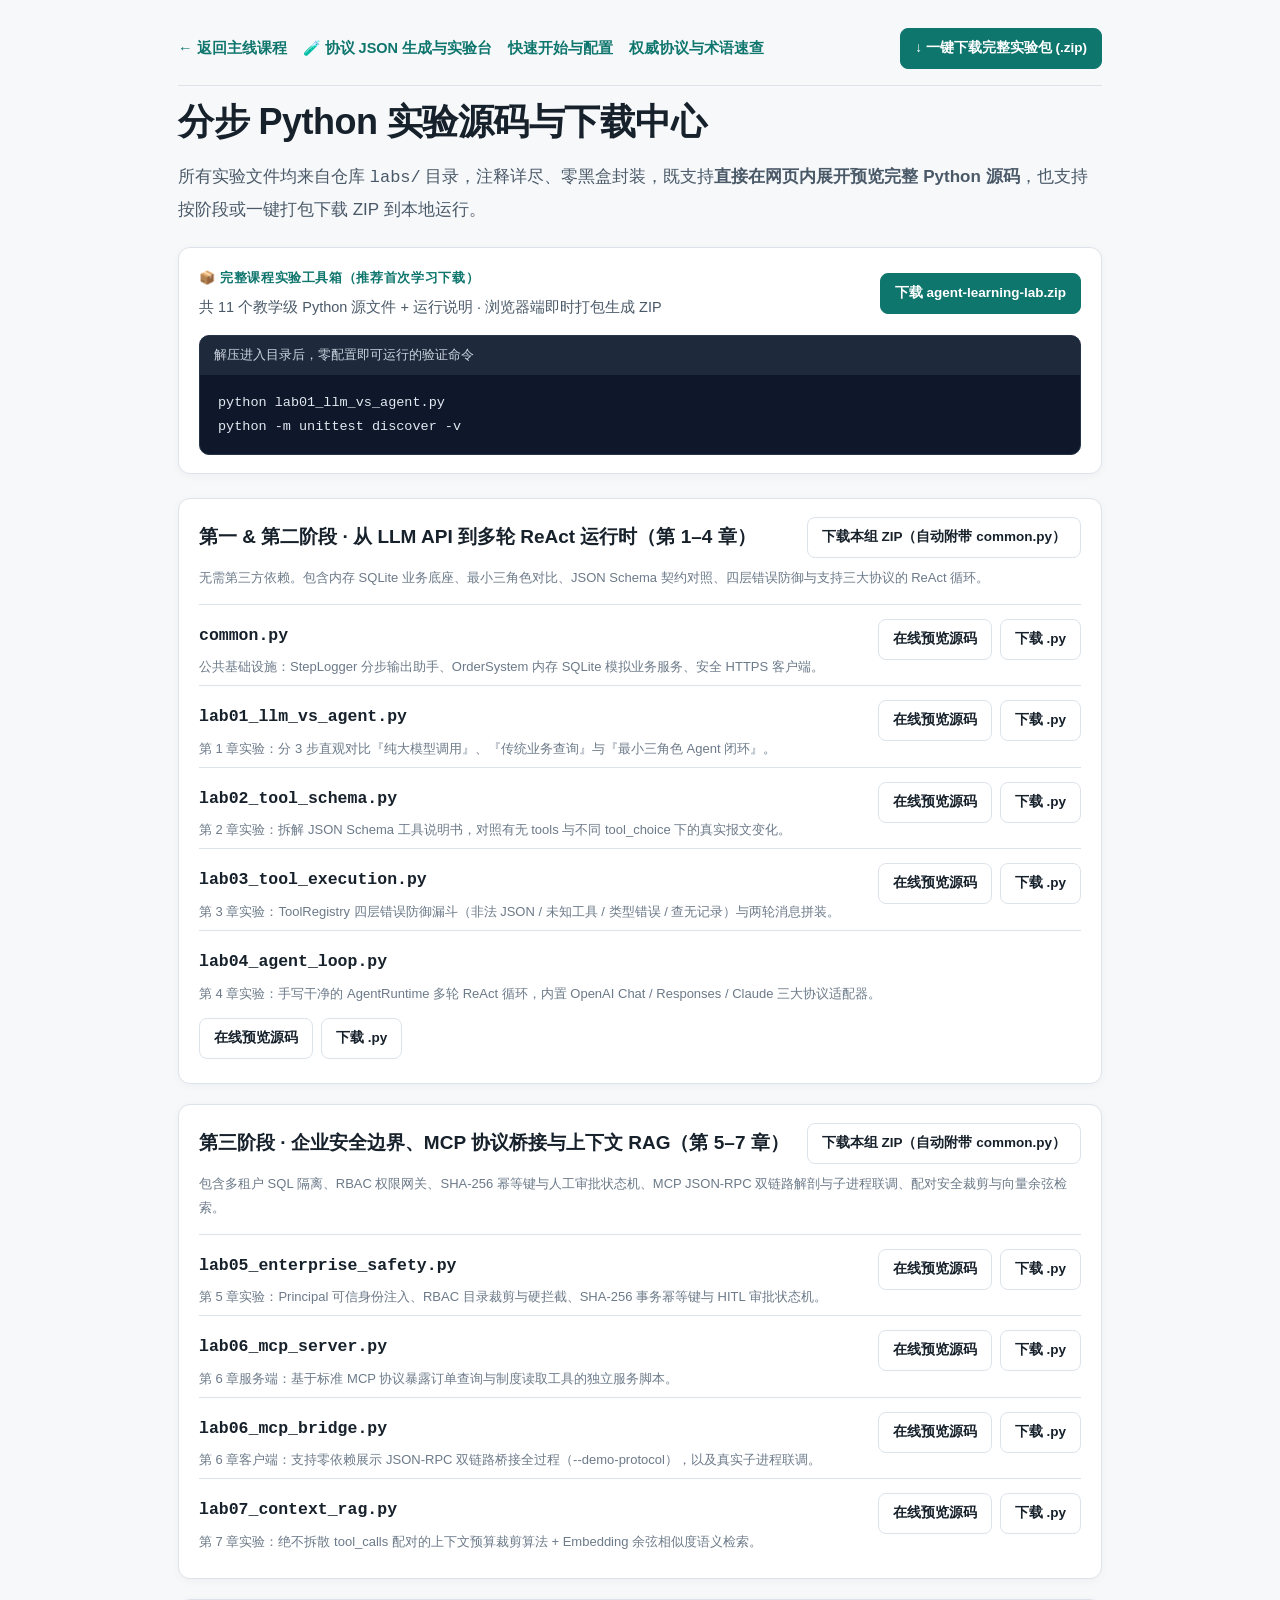
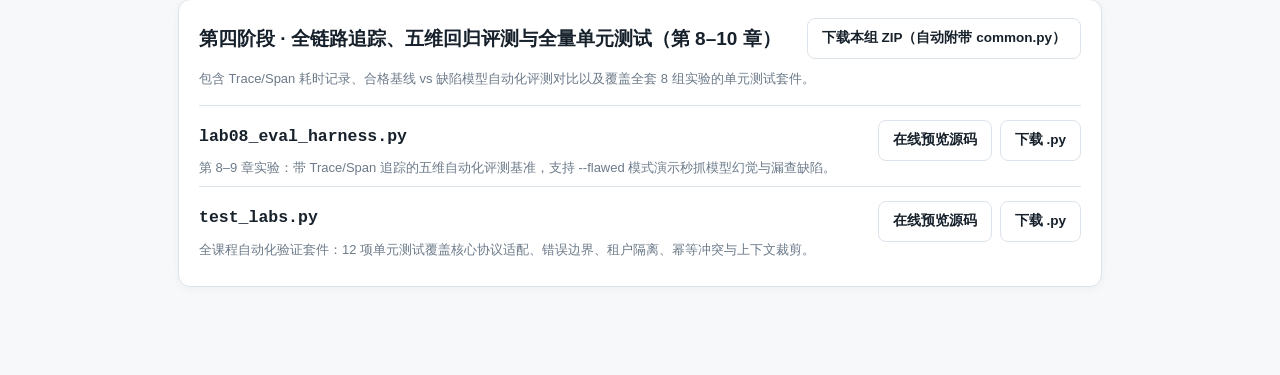
<file: docs/downloads.html>
<!doctype html>
<html lang="zh-CN">
<head>
  <meta charset="utf-8">
  <meta name="viewport" content="width=device-width, initial-scale=1">
  <title>实验源码在线预览与下载中心 · AI Agent 工程实验室</title>
  <link rel="stylesheet" href="styles.css">
</head>
<body>
  <div class="page-shell">
    <header class="top-links">
      <nav>
        <a href="index.html" id="backLink">← 返回主线课程</a>
        <a href="playground.html">🧪 协议 JSON 生成与实验台</a>
        <a href="start.html">快速开始与配置</a>
        <a href="reference.html">权威协议与术语速查</a>
      </nav>
      <button class="btn primary" id="downloadAllBtn">↓ 一键下载完整实验包 (.zip)</button>
    </header>

    <h1>分步 Python 实验源码与下载中心</h1>
    <p class="lead">所有实验文件均来自仓库 <code>labs/</code> 目录，注释详尽、零黑盒封装，既支持<strong>直接在网页内展开预览完整 Python 源码</strong>，也支持按阶段或一键打包下载 ZIP 到本地运行。</p>

    <div class="card" style="margin-bottom:24px">
      <div style="display:flex;justify-content:space-between;align-items:center;gap:14px;flex-wrap:wrap">
        <div>
          <div class="card-title" style="margin-bottom:4px">📦 完整课程实验工具箱（推荐首次学习下载）</div>
          <p style="margin:0;font-size:14.5px;color:var(--ink-secondary)" id="bundleSummary">包含公共基础模块、8 组递进分步实验、自动化单元测试与运行指南。</p>
        </div>
        <button class="btn primary" id="downloadAllBtn2">下载 agent-learning-lab.zip</button>
      </div>
      <div class="codebox" style="margin-bottom:0">
        <div class="codehead"><span>解压进入目录后，零配置即可运行的验证命令</span></div>
        <pre>python lab01_llm_vs_agent.py
python -m unittest discover -v</pre>
      </div>
    </div>

    <div id="groupsContainer"></div>
  </div>

  <script src="textbook-labs.js"></script>
  <script src="downloads.js"></script>
</body>
</html>
</file>
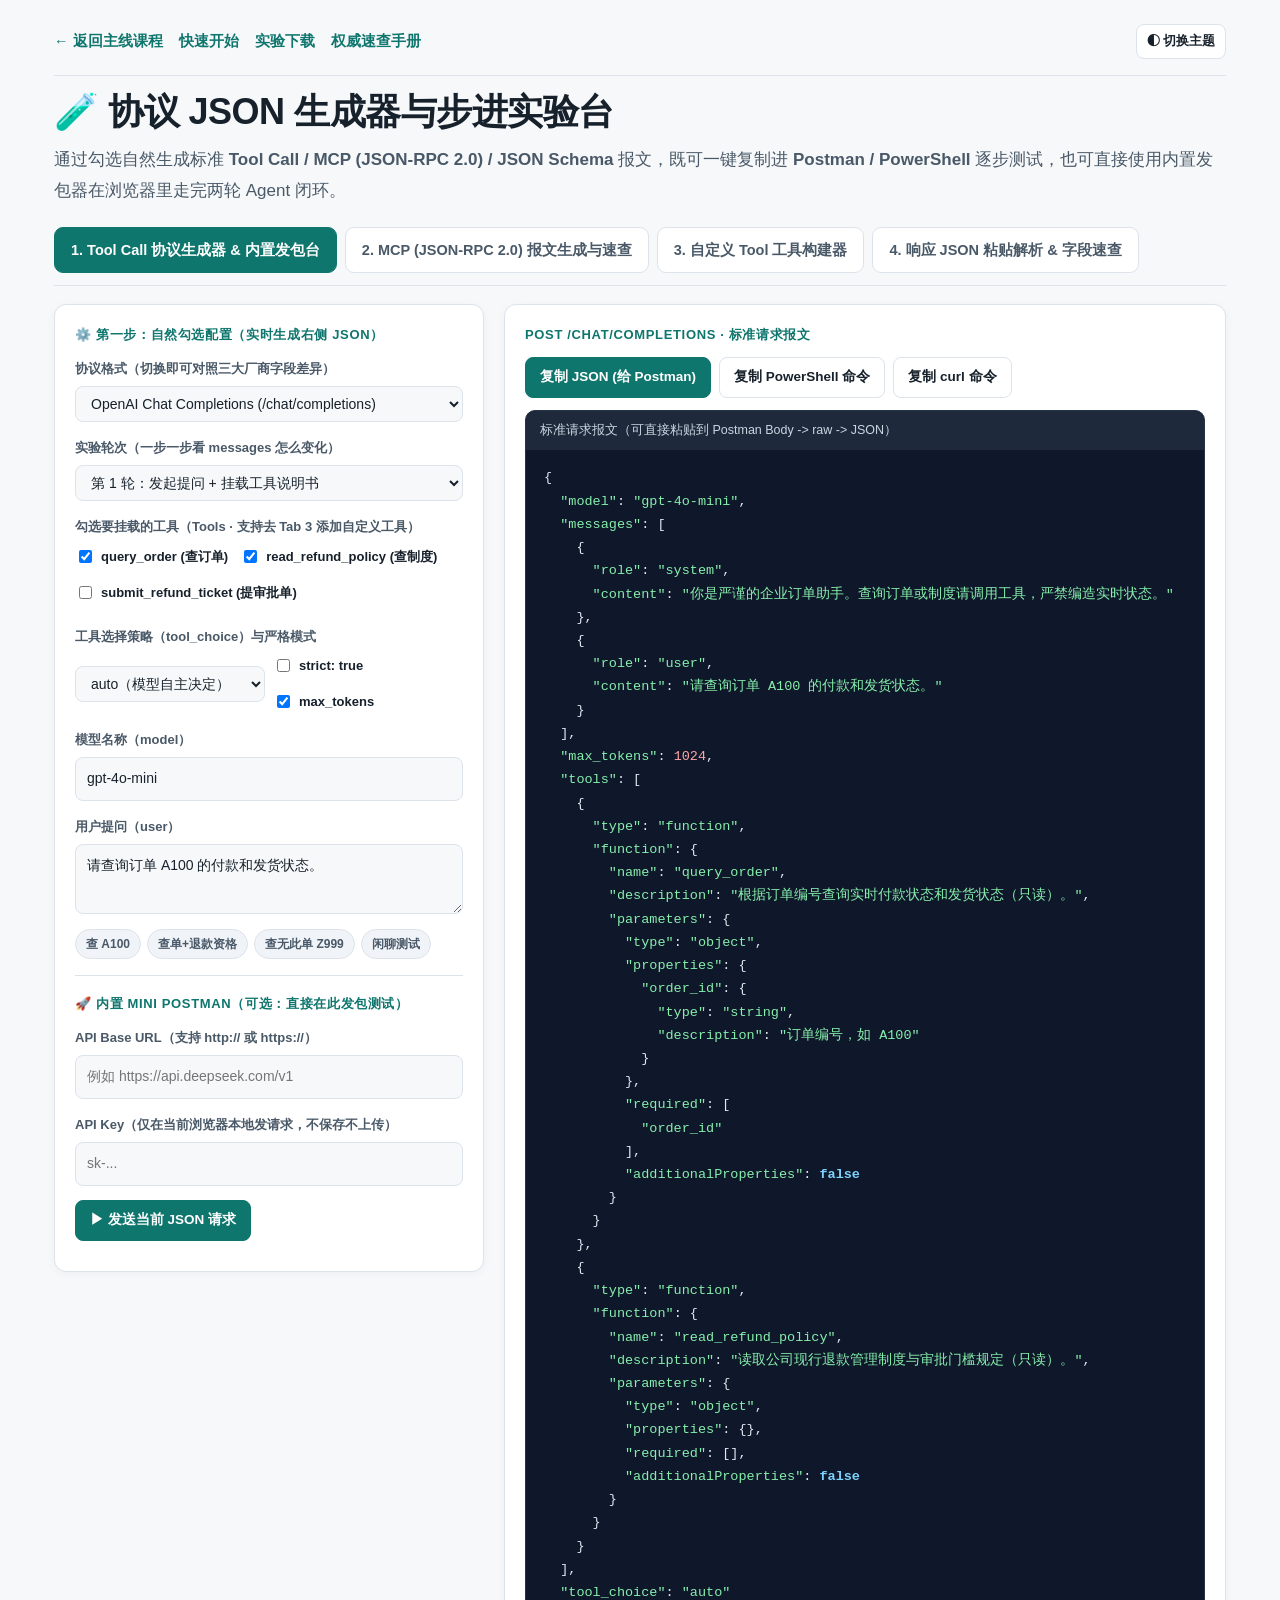
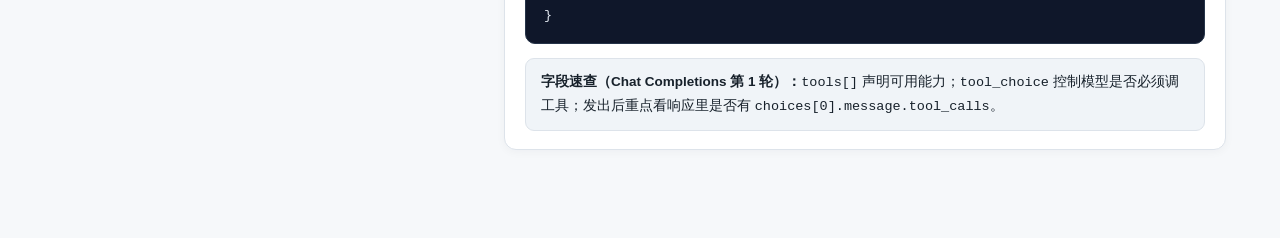
<file: docs/playground.html>
<!doctype html>
<html lang="zh-CN">
<head>
  <meta charset="utf-8">
  <meta name="viewport" content="width=device-width, initial-scale=1">
  <title>协议 JSON 生成器与步进实验台 · AI Agent 工程实验室</title>
  <link rel="stylesheet" href="styles.css">
  <style>
    .pg-shell { max-width: 1220px; margin: 0 auto; padding: 24px 24px 72px; }
    .pg-tabs { display: flex; gap: 8px; flex-wrap: wrap; margin: 20px 0 18px; border-bottom: 1px solid var(--line); padding-bottom: 12px; }
    .pg-tab { border: 1px solid var(--line); background: var(--surface); color: var(--ink-secondary); border-radius: 9px; padding: 9px 16px; font-size: 14.5px; font-weight: 700; }
    .pg-tab.active { background: var(--accent); border-color: var(--accent); color: #fff; }
    html[data-theme="dark"] .pg-tab.active { color: #071917; }
    .pg-grid { display: grid; grid-template-columns: minmax(320px, 430px) minmax(0, 1fr); gap: 20px; align-items: start; }
    .pg-panel { display: none; }
    .pg-panel.active { display: block; }
    .field { margin-bottom: 14px; }
    .field label { display: block; font-size: 13px; font-weight: 700; color: var(--ink-secondary); margin-bottom: 5px; }
    .field input[type="text"], .field input[type="password"], .field select, .field textarea {
      width: 100%; padding: 8px 11px; border-radius: 8px; border: 1px solid var(--line);
      background: var(--bg); color: var(--ink); font-size: 14px;
    }
    .check-row { display: flex; flex-wrap: wrap; gap: 12px; font-size: 13.5px; }
    .check-row label { display: inline-flex; align-items: center; gap: 6px; font-weight: 600; color: var(--ink); cursor: pointer; margin: 0; }
    .preset-pills { display: flex; flex-wrap: wrap; gap: 6px; margin-top: 6px; }
    .pill-btn { border: 1px solid var(--line); background: var(--surface-alt); color: var(--ink-secondary); border-radius: 99px; padding: 3px 10px; font-size: 12px; font-weight: 600; }
    .pill-btn:hover { border-color: var(--accent); color: var(--accent); }
    .action-row { display: flex; flex-wrap: wrap; gap: 8px; margin: 12px 0; }
    .diag-box { margin-top: 12px; padding: 12px 15px; border-radius: 9px; font-size: 13.5px; line-height: 1.65; border: 1px solid var(--line); background: var(--surface-alt); }
    .diag-ok { background: var(--accent-soft); border-color: var(--accent-border); }
    .diag-warn { background: var(--amber-bg); border-color: var(--amber-border); }
    .param-row { display: grid; grid-template-columns: 1fr 105px 1.2fr 60px 34px; gap: 6px; align-items: center; margin-bottom: 8px; }
    .param-row input, .param-row select { padding: 6px 8px; border-radius: 6px; border: 1px solid var(--line); background: var(--bg); color: var(--ink); font-size: 13px; }
    @media (max-width: 920px) {
      .pg-grid { grid-template-columns: 1fr; }
      .param-row { grid-template-columns: 1fr 1fr; }
    }
  </style>
</head>
<body>
  <div class="pg-shell">
    <header class="top-links">
      <nav>
        <a href="index.html">← 返回主线课程</a>
        <a href="start.html">快速开始</a>
        <a href="downloads.html">实验下载</a>
        <a href="reference.html">权威速查手册</a>
      </nav>
      <button class="btn" id="themeBtn" style="padding:5px 10px;font-size:12.5px">◐ 切换主题</button>
    </header>

    <h1 style="margin-bottom:8px">🧪 协议 JSON 生成器与步进实验台</h1>
    <p class="lead" style="margin-bottom:14px">通过勾选自然生成标准 <strong>Tool Call / MCP (JSON-RPC 2.0) / JSON Schema</strong> 报文，既可一键复制进 <strong>Postman / PowerShell</strong> 逐步测试，也可直接使用内置发包器在浏览器里走完两轮 Agent 闭环。</p>

    <div class="pg-tabs" role="tablist">
      <button class="pg-tab active" data-tab="toolcall">1. Tool Call 协议生成器 &amp; 内置发包台</button>
      <button class="pg-tab" data-tab="mcp">2. MCP (JSON-RPC 2.0) 报文生成与速查</button>
      <button class="pg-tab" data-tab="schema">3. 自定义 Tool 工具构建器</button>
      <button class="pg-tab" data-tab="inspector">4. 响应 JSON 粘贴解析 &amp; 字段速查</button>
    </div>

    <!-- ==================== TAB 1: TOOL CALL ==================== -->
    <section class="pg-panel active" id="panel-toolcall">
      <div class="pg-grid">
        <div class="card">
          <div class="card-title">⚙️ 第一步：自然勾选配置（实时生成右侧 JSON）</div>

          <div class="field">
            <label>协议格式（切换即可对照三大厂商字段差异）</label>
            <select id="tcFormat">
              <option value="chat">OpenAI Chat Completions (/chat/completions)</option>
              <option value="responses">OpenAI Responses API (/responses)</option>
              <option value="messages">Anthropic Claude Messages (/messages)</option>
            </select>
          </div>

          <div class="field">
            <label>实验轮次（一步一步看 messages 怎么变化）</label>
            <select id="tcRound">
              <option value="round1">第 1 轮：发起提问 + 挂载工具说明书</option>
              <option value="round2">第 2 轮：带上 tool_call_id 回传查库结果</option>
            </select>
          </div>

          <div class="field">
            <label>勾选要挂载的工具（Tools · 支持去 Tab 3 添加自定义工具）</label>
            <div class="check-row" id="tcToolList">
              <label><input type="checkbox" id="toolOrder" checked> query_order (查订单)</label>
              <label><input type="checkbox" id="toolPolicy" checked> read_refund_policy (查制度)</label>
              <label><input type="checkbox" id="toolRefund"> submit_refund_ticket (提审批单)</label>
            </div>
            <div id="customToolsWrap" class="check-row" style="margin-top:6px"></div>
          </div>

          <div class="field">
            <label>工具选择策略（tool_choice）与严格模式</label>
            <div style="display:grid;grid-template-columns:1fr 1fr;gap:8px;align-items:center">
              <select id="tcChoice">
                <option value="auto">auto（模型自主决定）</option>
                <option value="required">required（强制调工具）</option>
                <option value="none">none（禁止调工具）</option>
              </select>
              <div class="check-row">
                <label><input type="checkbox" id="tcStrict"> strict: true</label>
                <label><input type="checkbox" id="tcLegacy" checked> max_tokens</label>
              </div>
            </div>
          </div>

          <div class="field">
            <label>模型名称（model）</label>
            <input type="text" id="tcModel" value="gpt-4o-mini">
          </div>

          <div class="field">
            <label>用户提问（user）</label>
            <textarea id="tcQuestion" rows="2">请查询订单 A100 的付款和发货状态。</textarea>
            <div class="preset-pills">
              <button class="pill-btn" data-q="请查询订单 A100 的付款和发货状态。">查 A100</button>
              <button class="pill-btn" data-q="订单 A100 现在能不能申请退款？">查单+退款资格</button>
              <button class="pill-btn" data-q="查一下不存在的订单 Z999。">查无此单 Z999</button>
              <button class="pill-btn" data-q="用一句话解释什么是 JSON？">闲聊测试</button>
            </div>
          </div>

          <div id="round2Box" style="display:none;padding:12px;border-radius:8px;background:var(--surface-alt);border:1px solid var(--line);margin-bottom:14px">
            <div class="card-title" style="margin-bottom:8px">🔁 第 2 轮工具回传参数</div>
            <div style="display:grid;grid-template-columns:1fr 1fr;gap:8px">
              <div class="field" style="margin-bottom:8px">
                <label>调用的工具名（name）</label>
                <input type="text" id="tcCallName" value="query_order">
              </div>
              <div class="field" style="margin-bottom:8px">
                <label>调用编号（call_id）</label>
                <input type="text" id="tcCallId" value="call_a100_01">
              </div>
            </div>
            <div class="field" style="margin-bottom:8px">
              <label>第 1 轮模型传的参数（arguments JSON）</label>
              <input type="text" id="tcCallArgs" value='{"order_id":"A100"}'>
            </div>
            <div class="field" style="margin-bottom:0">
              <label>本地查库返回的 JSON 结果（可随便改内容测试模型反应！）</label>
              <textarea id="tcToolResult" rows="2">{"found": true, "order_id": "A100", "amount_yuan": 299, "payment_status": "paid", "shipping_status": "pending"}</textarea>
            </div>
          </div>

          <hr style="border:0;border-top:1px solid var(--line);margin:16px 0">
          <div class="card-title">🚀 内置 Mini Postman（可选：直接在此发包测试）</div>
          <div class="field">
            <label>API Base URL（支持 http:// 或 https://）</label>
            <input type="text" id="liveBase" placeholder="例如 https://api.deepseek.com/v1">
          </div>
          <div class="field">
            <label>API Key（仅在当前浏览器本地发请求，不保存不上传）</label>
            <input type="password" id="liveKey" placeholder="sk-...">
          </div>
          <div class="action-row">
            <button class="btn primary" id="sendLiveBtn">▶ 发送当前 JSON 请求</button>
            <button class="btn" id="simNextRoundBtn" style="display:none">⚡ 模拟本地查库 → 生成第 2 轮</button>
          </div>
        </div>

        <div>
          <div class="card" style="margin-bottom:16px">
            <div style="display:flex;justify-content:space-between;align-items:center;gap:10px;flex-wrap:wrap">
              <div class="card-title" style="margin:0" id="tcEndpointBadge">POST /chat/completions · 请求体 JSON</div>
              <div class="action-row" style="margin:0">
                <button class="btn primary" id="copyTcJson">复制 JSON (给 Postman)</button>
                <button class="btn" id="copyTcPs">复制 PowerShell 命令</button>
                <button class="btn" id="copyTcCurl">复制 curl 命令</button>
              </div>
            </div>
            <div class="codebox" style="margin-top:12px">
              <div class="codehead"><span id="tcJsonTitle">标准请求报文（可直接粘贴到 Postman Body -> raw -> JSON）</span></div>
              <pre id="tcJsonPreview"></pre>
            </div>
            <div class="diag-box" id="tcFieldNotes"></div>
          </div>

          <div class="card" id="liveRespCard" style="display:none">
            <div class="card-title">📬 实时响应结果与自动诊断</div>
            <div class="diag-box" id="liveDiag"></div>
            <div class="codebox" style="margin-top:10px">
              <div class="codehead"><span>服务端原始返回 JSON</span><button id="copyRespBtn">复制响应</button></div>
              <pre id="liveRespPre" style="max-height:380px"></pre>
            </div>
          </div>
        </div>
      </div>
    </section>

    <!-- ==================== TAB 2: MCP JSON-RPC 2.0 ==================== -->
    <section class="pg-panel" id="panel-mcp">
      <div class="pg-grid">
        <div class="card">
          <div class="card-title">🔌 选择 MCP 交互步骤与原语</div>
          <div class="field">
            <label>选择要查看 / 生成的 MCP 方法</label>
            <select id="mcpMethod">
              <option value="initialize">0. initialize（握手协商能力）+ initialized 通知</option>
              <option value="tools/list">1A. Tools 原语 · tools/list（发现可用工具）</option>
              <option value="tools/call">1B. Tools 原语 · tools/call（执行查订单）</option>
              <option value="resources/list">2A. Resources 原语 · resources/list（列出只读资源）</option>
              <option value="resources/read">2B. Resources 原语 · resources/read（按 URI 读制度）</option>
              <option value="prompts/list">3A. Prompts 原语 · prompts/list（列出快捷模板）</option>
              <option value="prompts/get">3B. Prompts 原语 · prompts/get（渲染专家提示词）</option>
              <option value="error">4. JSON-RPC 标准错误响应（Method not found）</option>
            </select>
          </div>

          <div class="field">
            <label>请求关联编号（JSON-RPC id，必须非空）</label>
            <input type="text" id="mcpId" value="1">
          </div>

          <div id="mcpDynamicInputs"></div>

          <div class="diag-box diag-ok" id="mcpExplain" style="margin-top:14px"></div>
        </div>

        <div>
          <div class="card" style="margin-bottom:16px">
            <div style="display:flex;justify-content:space-between;align-items:center;gap:10px;flex-wrap:wrap">
              <div class="card-title" style="margin:0">📤 客户端发送的 JSON-RPC 2.0 请求包（可贴入 Postman 测试远程 MCP）</div>
              <button class="btn primary" id="copyMcpReq">复制 Request JSON</button>
            </div>
            <div class="codebox" style="margin-top:10px">
              <pre id="mcpReqPre"></pre>
            </div>
          </div>

          <div class="card" style="margin-bottom:16px">
            <div style="display:flex;justify-content:space-between;align-items:center;gap:10px;flex-wrap:wrap">
              <div class="card-title" style="margin:0">📥 MCP Server 返回的对应响应包（相同 id 对号入座）</div>
              <button class="btn" id="copyMcpResp">复制 Response JSON</button>
            </div>
            <div class="codebox" style="margin-top:10px">
              <pre id="mcpRespPre"></pre>
            </div>
          </div>

          <div class="card">
            <div class="card-title">🐍 对应的 Python FastMCP 服务端实现代码</div>
            <div class="codebox" style="margin-top:10px">
              <pre id="mcpPyPre"></pre>
            </div>
          </div>
        </div>
      </div>
    </section>

    <!-- ==================== TAB 3: SCHEMA BUILDER ==================== -->
    <section class="pg-panel" id="panel-schema">
      <div class="pg-grid">
        <div class="card">
          <div class="card-title">📐 可视化定义你的业务工具</div>
          <div class="field">
            <label>工具名称（英文下划线，如 query_invoice）</label>
            <input type="text" id="sbName" value="query_order">
          </div>
          <div class="field">
            <label>工具用途描述（description —— 模型选工具的核心依据！）</label>
            <textarea id="sbDesc" rows="2">根据订单编号查询实时付款和发货状态（只读）。缺少订单号时请先询问用户。</textarea>
          </div>
          <div class="field">
            <label>输出目标格式（一键切换不同规范）</label>
            <select id="sbTarget">
              <option value="openai_chat">OpenAI Chat Completions (tools[])</option>
              <option value="openai_resp">OpenAI Responses API (平铺格式)</option>
              <option value="claude">Anthropic Claude (input_schema)</option>
              <option value="mcp">MCP Tool Definition (inputSchema)</option>
            </select>
          </div>
          <div class="field">
            <div class="check-row">
              <label><input type="checkbox" id="sbStrict" checked> 开启 strict / additionalProperties: false</label>
            </div>
          </div>
          <div class="field">
            <label>参数列表（名称 / 类型 / 中文说明 / 必填）</label>
            <div id="sbParamsList"></div>
            <button class="btn" id="sbAddParam" style="margin-top:6px">+ 添加一个参数字段</button>
          </div>
        </div>

        <div class="card">
          <div style="display:flex;justify-content:space-between;align-items:center;gap:10px;flex-wrap:wrap">
            <div class="card-title" style="margin:0">✨ 实时生成的标准工具定义 JSON</div>
            <div class="action-row" style="margin:0">
              <button class="btn primary" id="addCustomToLab">➕ 加入 Tab 1 实验台使用</button>
              <button class="btn" id="copySbJson">复制工具定义 JSON</button>
            </div>
          </div>
          <div class="codebox" style="margin-top:12px">
            <pre id="sbOutPre"></pre>
          </div>
          <div class="diag-box diag-ok" style="margin-top:12px">
            <strong>💡 避坑速查：</strong>编号、手机号、邮编等不做加减乘除的字段一律选 <code>string</code>（防止前导零丢失）；取值固定时用 <code>enum</code> 枚举锁死；切勿把 <code>tenant_id</code> / <code>user_id</code> 放进这里，应由后端从登录态注入！
          </div>
        </div>
      </div>
    </section>

    <!-- ==================== TAB 4: RESPONSE INSPECTOR & CHEATSHEET ==================== -->
    <section class="pg-panel" id="panel-inspector">
      <div class="pg-grid">
        <div class="card">
          <div class="card-title">📋 粘贴你的 API 返回 JSON（来自 Postman / PowerShell）</div>
          <div class="field">
            <label>把大模型接口返回的整段 JSON 粘贴到这里，右侧自动为你逐字段翻译诊断：</label>
            <textarea id="respInput" rows="16" placeholder='{"id":"...", "choices":[...], "usage":{...}}'></textarea>
          </div>
          <div class="action-row">
            <button class="btn primary" id="parseRespBtn">🔍 立即解析并翻译字段</button>
            <button class="btn" id="loadSampleRespBtn">载入示例响应（含思考 Token 与缓存字段）</button>
          </div>
        </div>

        <div>
          <div class="card" style="margin-bottom:16px">
            <div class="card-title">🧠 自动诊断摘要</div>
            <div id="respSummary" class="diag-box">在左侧粘贴任意返回 JSON 并点击解析，即可看到思考过程、Token 拆解、缓存命中率与停止原因诊断。</div>
          </div>

          <div class="card">
            <div class="card-title">📖 大模型响应体高频字段权威速查表</div>
            <div class="table-wrap" style="margin:10px 0 0">
              <table>
                <thead><tr><th>字段路径</th><th>大白话含义与工程注意点</th></tr></thead>
                <tbody>
                  <tr><td><code>choices[0].finish_reason</code></td><td><strong>停止原因（极其重要！）</strong>：<code>stop</code> 正常答完；<code>tool_calls</code> 停下来等你执行工具；<code>length</code> 撞到最大输出长度被截断（此时绝不能执行半截工具参数！）；<code>content_filter</code> 触发安全审核拦截。</td></tr>
                  <tr><td><code>message.content</code></td><td>最终展示给用户的自然语言文本；在模型发起 <code>tool_calls</code> 的那一轮通常为 <code>null</code> 或空字符串。</td></tr>
                  <tr><td><code>message.reasoning_content</code></td><td>推理模型（如 DeepSeek R1 / Qwen / 混元）的<strong>内部思考过程</strong>。⚠️ 多轮回传历史时通常只需保留 <code>content</code> 和 <code>tool_calls</code>，不要盲目把 <code>reasoning_content</code> 拼回下轮。</td></tr>
                  <tr><td><code>message.tool_calls[]</code></td><td>模型提议调用的工具清单（含唯一 <code>id</code>、<code>function.name</code> 和 JSON 字符串 <code>function.arguments</code>）。为空说明未触发原生工具调用。</td></tr>
                  <tr><td><code>usage.prompt_tokens</code><br><code>usage.completion_tokens</code></td><td>本次请求的真实输入 Token（含历史+工具定义）与输出 Token（注意：输出计费包含思考 Token！）。</td></tr>
                  <tr><td><code>reasoning_tokens</code> /<br><code>completion_thinking_tokens</code></td><td>推理模型『打草稿思考』单独消耗的 Token 数。若发现响应慢、费用高，重点看这一项占比！</td></tr>
                  <tr><td><code>cached_tokens</code> /<br><code>prompt_cache_hit_tokens</code> /<br><code>cache_read_input_tokens</code></td><td><strong>Prompt Caching（提示词缓存命中）</strong>：多轮 Agent 重复发送相同的 System 指令和工具 Schema 时，命中缓存的部分可省 50%–90% 输入费用并大幅提速！</td></tr>
                  <tr><td><code>credit</code> / <code>original_credit</code> / <code>quota</code></td><td>非 OpenAI 官方标准字段，属于中转站 / 聚合网关自己追加的余额与单次扣费明细。</td></tr>
                </tbody>
              </table>
            </div>
          </div>
        </div>
      </div>
    </section>
  </div>

  <script src="playground.js"></script>
</body>
</html>
</file>
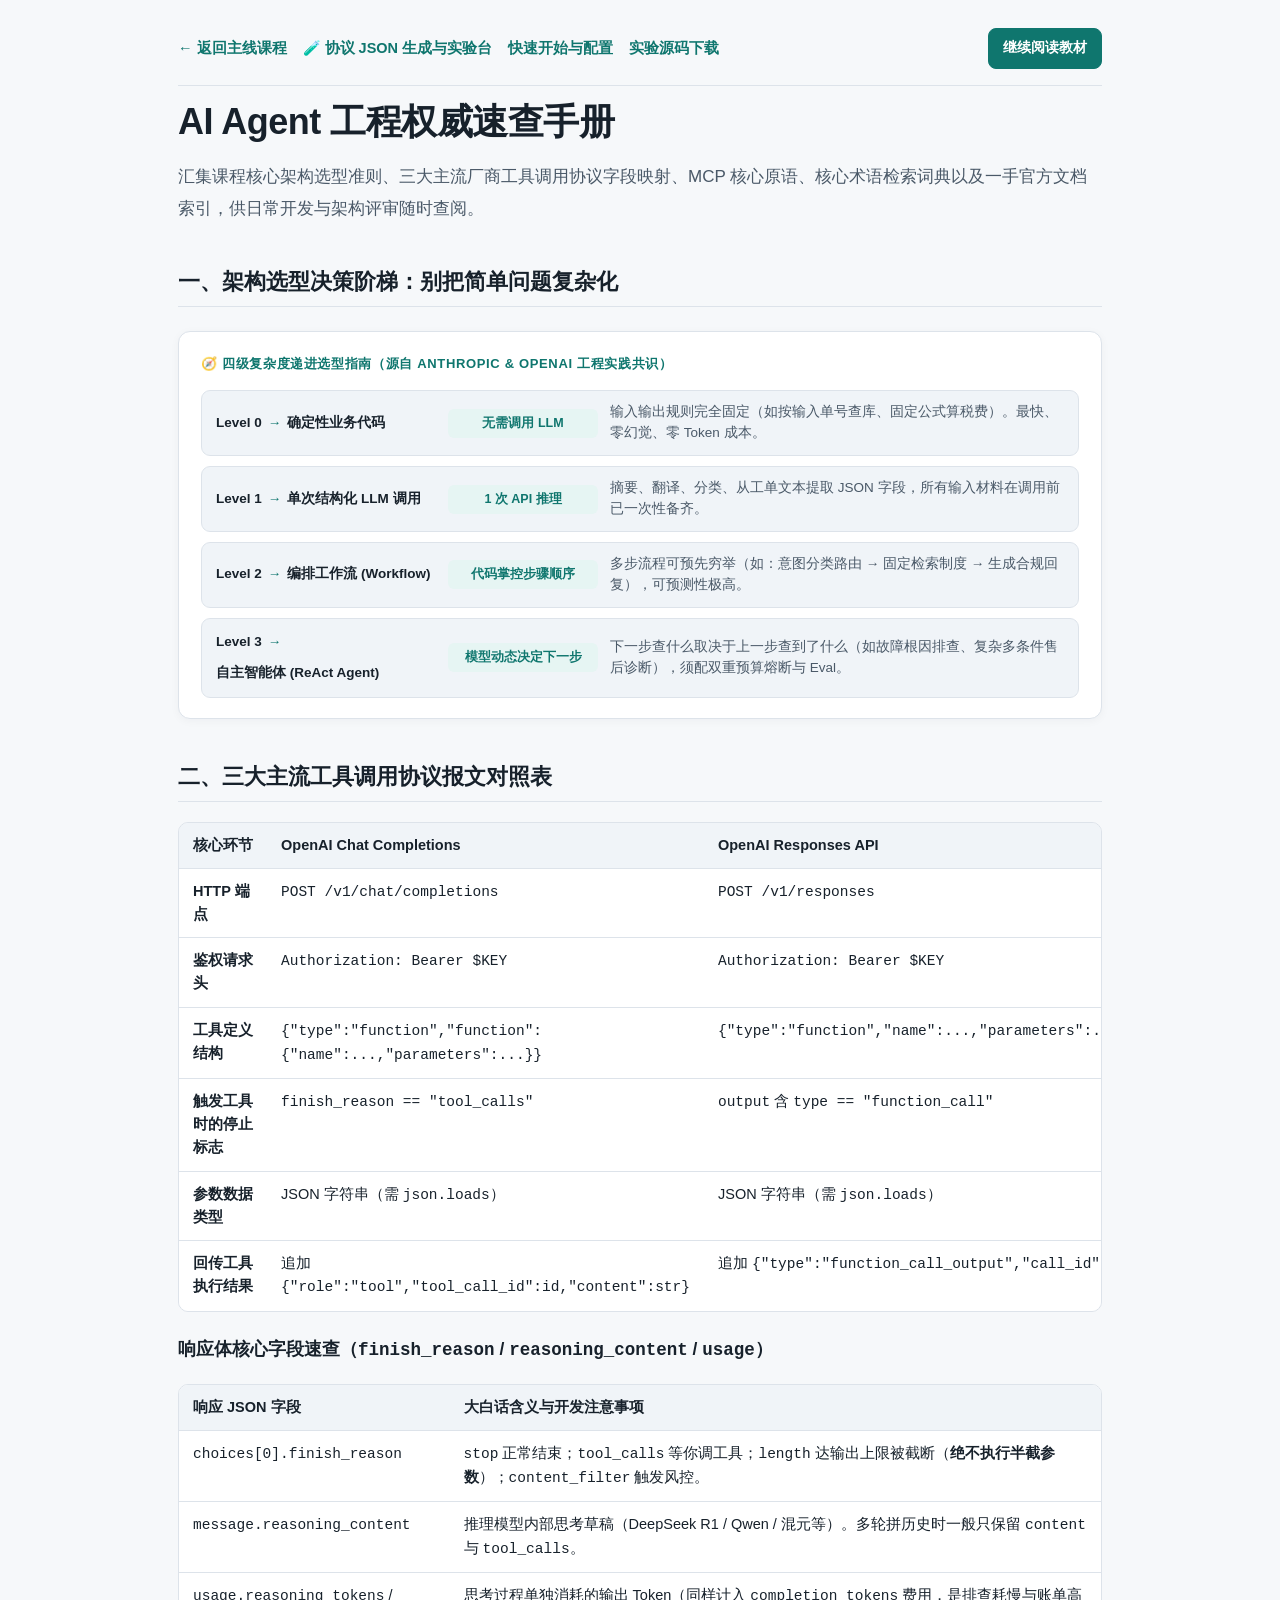
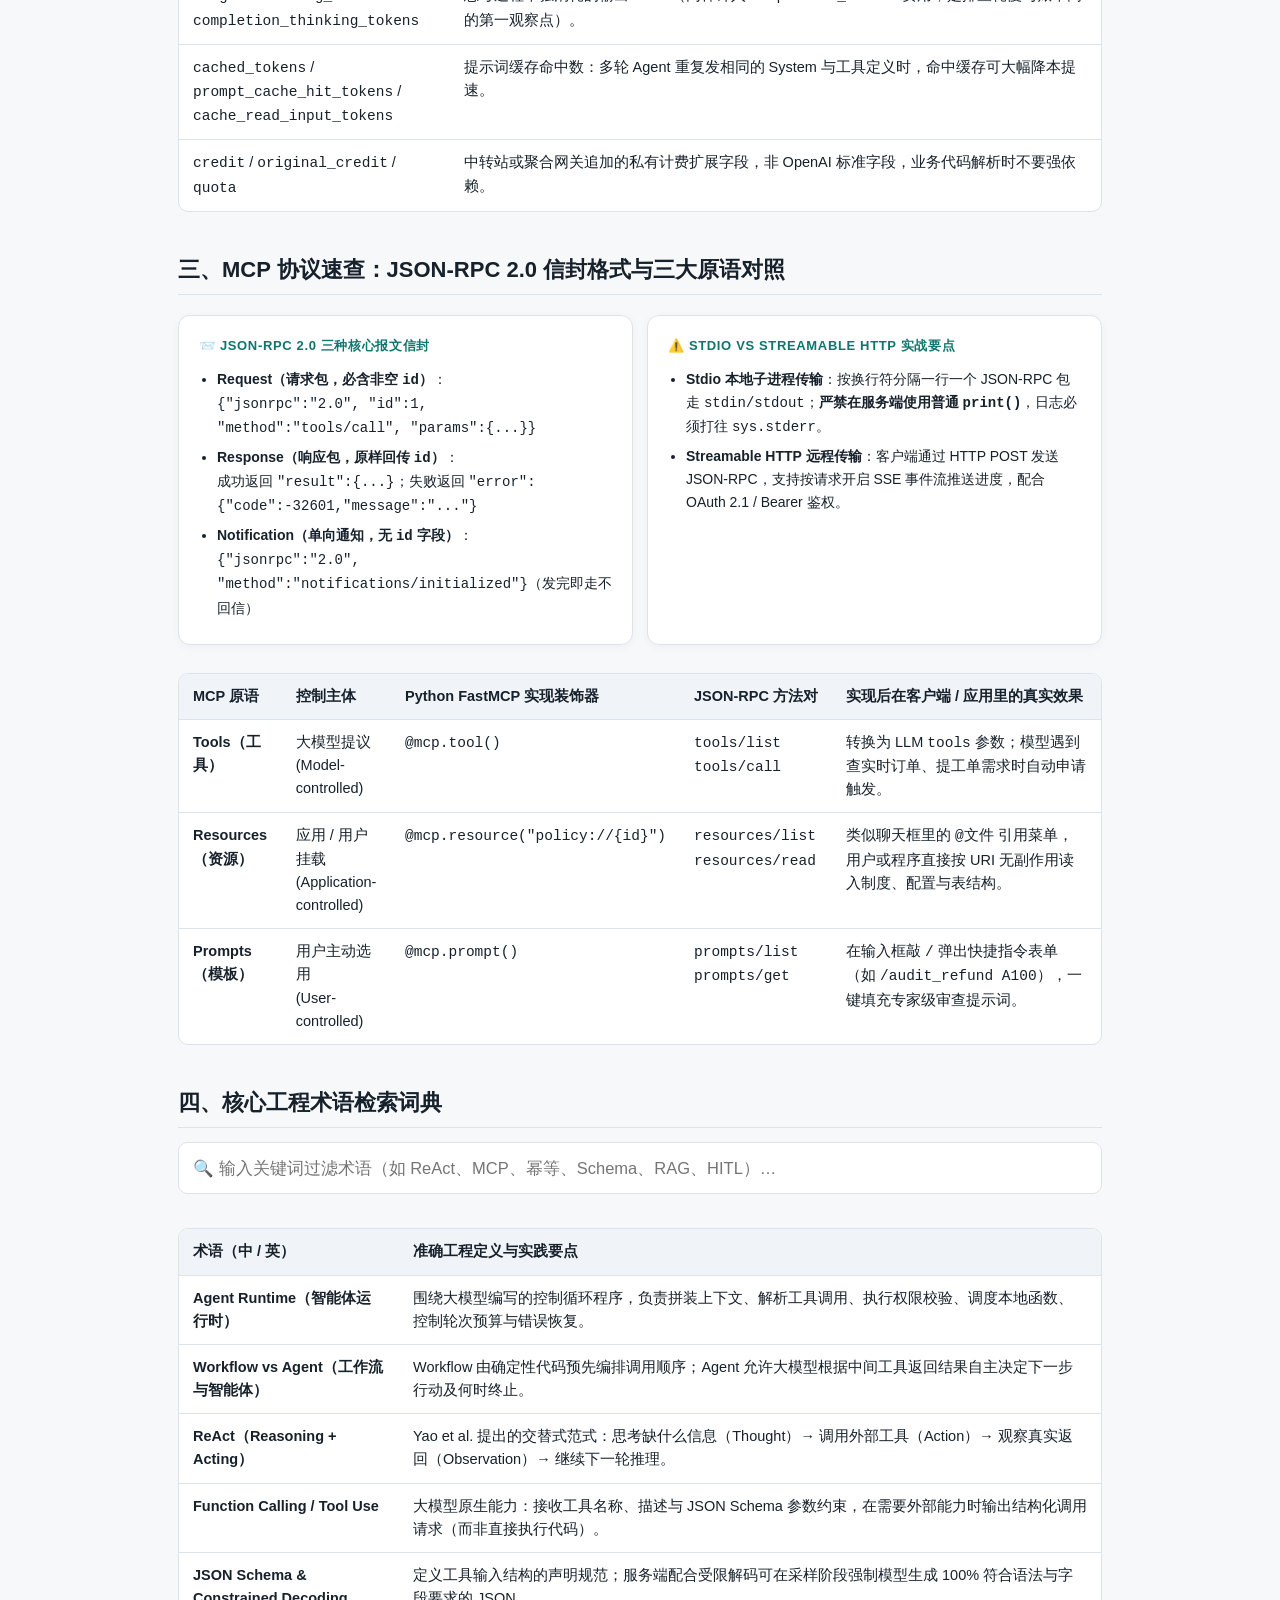
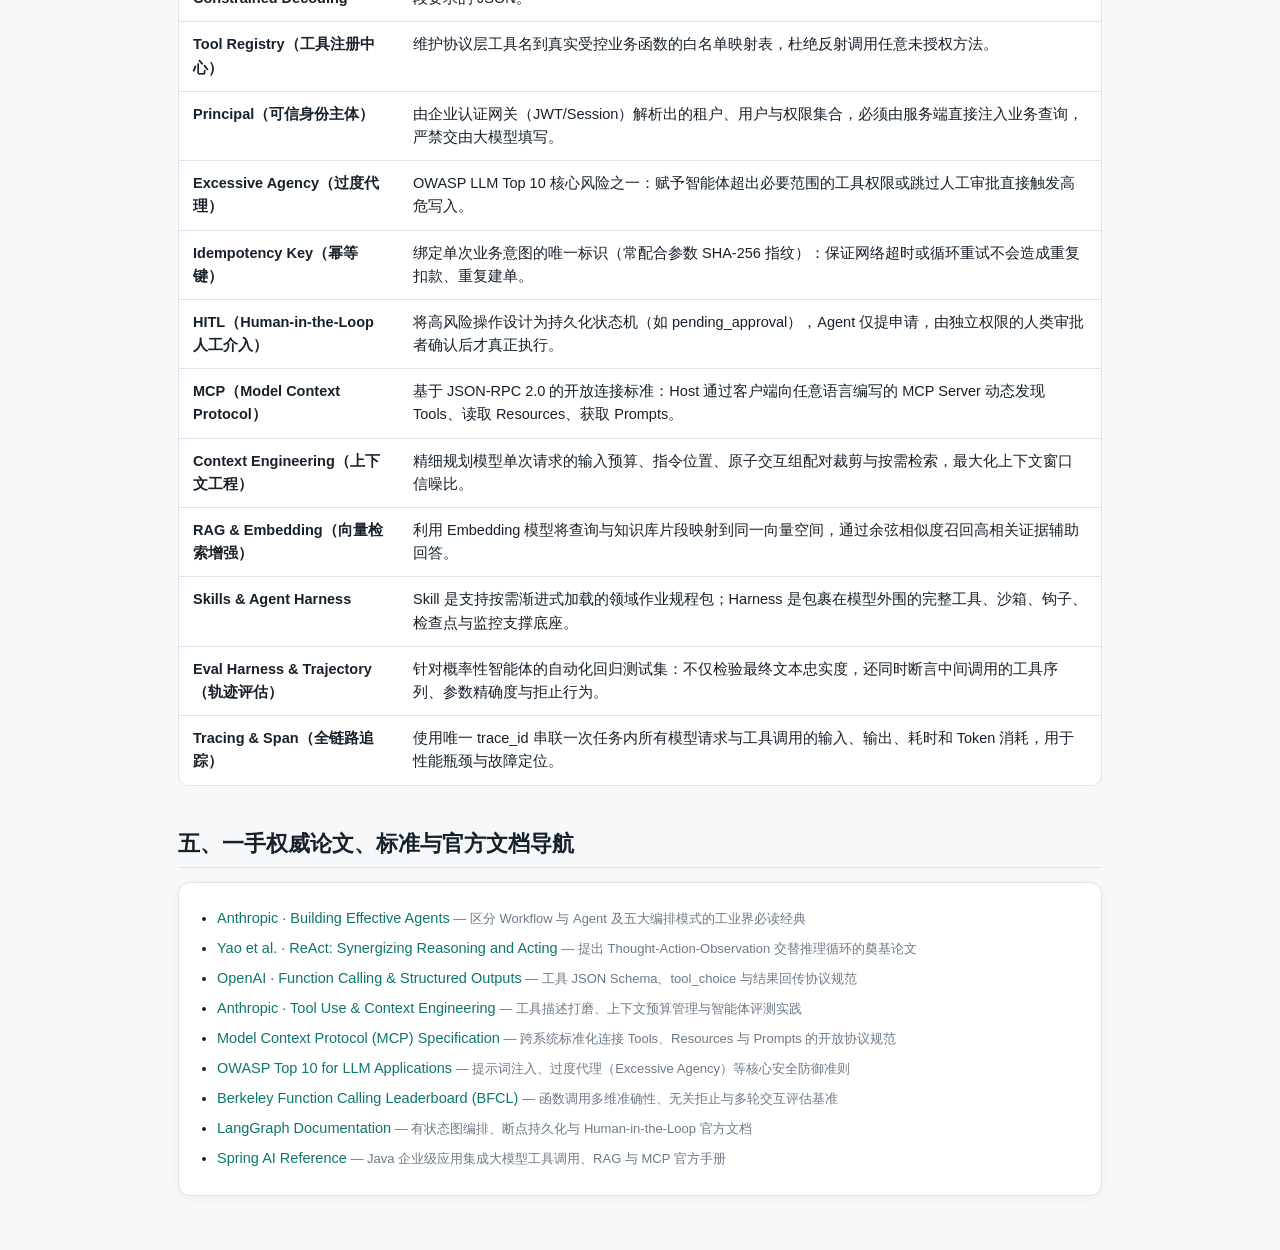
<file: docs/reference.html>
<!doctype html>
<html lang="zh-CN">
<head>
  <meta charset="utf-8">
  <meta name="viewport" content="width=device-width, initial-scale=1">
  <title>权威协议与架构速查手册 · AI Agent 工程实验室</title>
  <link rel="stylesheet" href="styles.css">
</head>
<body>
  <div class="page-shell">
    <header class="top-links">
      <nav>
        <a href="index.html">← 返回主线课程</a>
        <a href="playground.html">🧪 协议 JSON 生成与实验台</a>
        <a href="start.html">快速开始与配置</a>
        <a href="downloads.html">实验源码下载</a>
      </nav>
      <a class="btn primary" href="index.html">继续阅读教材</a>
    </header>

    <h1>AI Agent 工程权威速查手册</h1>
    <p class="lead">汇集课程核心架构选型准则、三大主流厂商工具调用协议字段映射、MCP 核心原语、核心术语检索词典以及一手官方文档索引，供日常开发与架构评审随时查阅。</p>

    <h2>一、架构选型决策阶梯：别把简单问题复杂化</h2>
    <div class="seq-card">
      <div class="card-title">🧭 四级复杂度递进选型指南（源自 Anthropic &amp; OpenAI 工程实践共识）</div>
      <div class="seq-steps">
        <div class="seq-item">
          <div class="seq-route">Level 0 <span class="seq-arrow">→</span> 确定性业务代码</div>
          <span class="seq-badge">无需调用 LLM</span>
          <div class="seq-detail">输入输出规则完全固定（如按输入单号查库、固定公式算税费）。最快、零幻觉、零 Token 成本。</div>
        </div>
        <div class="seq-item">
          <div class="seq-route">Level 1 <span class="seq-arrow">→</span> 单次结构化 LLM 调用</div>
          <span class="seq-badge">1 次 API 推理</span>
          <div class="seq-detail">摘要、翻译、分类、从工单文本提取 JSON 字段，所有输入材料在调用前已一次性备齐。</div>
        </div>
        <div class="seq-item">
          <div class="seq-route">Level 2 <span class="seq-arrow">→</span> 编排工作流 (Workflow)</div>
          <span class="seq-badge">代码掌控步骤顺序</span>
          <div class="seq-detail">多步流程可预先穷举（如：意图分类路由 → 固定检索制度 → 生成合规回复），可预测性极高。</div>
        </div>
        <div class="seq-item">
          <div class="seq-route">Level 3 <span class="seq-arrow">→</span> 自主智能体 (ReAct Agent)</div>
          <span class="seq-badge">模型动态决定下一步</span>
          <div class="seq-detail">下一步查什么取决于上一步查到了什么（如故障根因排查、复杂多条件售后诊断），须配双重预算熔断与 Eval。</div>
        </div>
      </div>
    </div>

    <h2>二、三大主流工具调用协议报文对照表</h2>
    <div class="table-wrap">
      <table>
        <thead>
          <tr>
            <th>核心环节</th>
            <th>OpenAI Chat Completions</th>
            <th>OpenAI Responses API</th>
            <th>Anthropic Claude Messages</th>
          </tr>
        </thead>
        <tbody>
          <tr>
            <td><strong>HTTP 端点</strong></td>
            <td><code>POST /v1/chat/completions</code></td>
            <td><code>POST /v1/responses</code></td>
            <td><code>POST /v1/messages</code></td>
          </tr>
          <tr>
            <td><strong>鉴权请求头</strong></td>
            <td><code>Authorization: Bearer $KEY</code></td>
            <td><code>Authorization: Bearer $KEY</code></td>
            <td><code>x-api-key: $KEY</code> + <code>anthropic-version</code></td>
          </tr>
          <tr>
            <td><strong>工具定义结构</strong></td>
            <td><code>{"type":"function","function":{"name":...,"parameters":...}}</code></td>
            <td><code>{"type":"function","name":...,"parameters":...,"strict":true}</code></td>
            <td><code>{"name":...,"description":...,"input_schema":...}</code></td>
          </tr>
          <tr>
            <td><strong>触发工具时的停止标志</strong></td>
            <td><code>finish_reason == "tool_calls"</code></td>
            <td><code>output</code> 含 <code>type == "function_call"</code></td>
            <td><code>stop_reason == "tool_use"</code></td>
          </tr>
          <tr>
            <td><strong>参数数据类型</strong></td>
            <td>JSON 字符串（需 <code>json.loads</code>）</td>
            <td>JSON 字符串（需 <code>json.loads</code>）</td>
            <td>已解析好的 JSON 对象（Python <code>dict</code>）</td>
          </tr>
          <tr>
            <td><strong>回传工具执行结果</strong></td>
            <td>追加 <code>{"role":"tool","tool_call_id":id,"content":str}</code></td>
            <td>追加 <code>{"type":"function_call_output","call_id":id,"output":str}</code></td>
            <td>追加 <code>{"role":"user","content":[{"type":"tool_result","tool_use_id":id,...}]}</code></td>
          </tr>
        </tbody>
      </table>
    </div>

    <h3>响应体核心字段速查（<code>finish_reason</code> / <code>reasoning_content</code> / <code>usage</code>）</h3>
    <div class="table-wrap">
      <table>
        <thead>
          <tr><th>响应 JSON 字段</th><th>大白话含义与开发注意事项</th></tr>
        </thead>
        <tbody>
          <tr><td><code>choices[0].finish_reason</code></td><td><code>stop</code> 正常结束；<code>tool_calls</code> 等你调工具；<code>length</code> 达输出上限被截断（<strong>绝不执行半截参数</strong>）；<code>content_filter</code> 触发风控。</td></tr>
          <tr><td><code>message.reasoning_content</code></td><td>推理模型内部思考草稿（DeepSeek R1 / Qwen / 混元等）。多轮拼历史时一般只保留 <code>content</code> 与 <code>tool_calls</code>。</td></tr>
          <tr><td><code>usage.reasoning_tokens</code> /<br><code>completion_thinking_tokens</code></td><td>思考过程单独消耗的输出 Token（同样计入 <code>completion_tokens</code> 费用，是排查耗慢与账单高的第一观察点）。</td></tr>
          <tr><td><code>cached_tokens</code> /<br><code>prompt_cache_hit_tokens</code> /<br><code>cache_read_input_tokens</code></td><td>提示词缓存命中数：多轮 Agent 重复发相同的 System 与工具定义时，命中缓存可大幅降本提速。</td></tr>
          <tr><td><code>credit</code> / <code>original_credit</code> / <code>quota</code></td><td>中转站或聚合网关追加的私有计费扩展字段，非 OpenAI 标准字段，业务代码解析时不要强依赖。</td></tr>
        </tbody>
      </table>
    </div>

    <h2>三、MCP 协议速查：JSON-RPC 2.0 信封格式与三大原语对照</h2>
    <div class="bridge-grid">
      <div class="card">
        <div class="card-title">📨 JSON-RPC 2.0 三种核心报文信封</div>
        <ul class="obj-list" style="font-size:14px">
          <li><strong>Request（请求包，必含非空 <code>id</code>）</strong>：<br><code>{"jsonrpc":"2.0", "id":1, "method":"tools/call", "params":{...}}</code></li>
          <li><strong>Response（响应包，原样回传 <code>id</code>）</strong>：<br>成功返回 <code>"result":{...}</code>；失败返回 <code>"error":{"code":-32601,"message":"..."}</code></li>
          <li><strong>Notification（单向通知，无 <code>id</code> 字段）</strong>：<br><code>{"jsonrpc":"2.0", "method":"notifications/initialized"}</code>（发完即走不回信）</li>
        </ul>
      </div>
      <div class="card">
        <div class="card-title">⚠️ Stdio vs Streamable HTTP 实战要点</div>
        <ul class="obj-list" style="font-size:14px">
          <li><strong>Stdio 本地子进程传输</strong>：按换行符分隔一行一个 JSON-RPC 包走 <code>stdin/stdout</code>；<strong>严禁在服务端使用普通 <code>print()</code></strong>，日志必须打往 <code>sys.stderr</code>。</li>
          <li><strong>Streamable HTTP 远程传输</strong>：客户端通过 HTTP POST 发送 JSON-RPC，支持按请求开启 SSE 事件流推送进度，配合 OAuth 2.1 / Bearer 鉴权。</li>
        </ul>
      </div>
    </div>

    <div class="table-wrap">
      <table>
        <thead>
          <tr>
            <th>MCP 原语</th>
            <th>控制主体</th>
            <th>Python FastMCP 实现装饰器</th>
            <th>JSON-RPC 方法对</th>
            <th>实现后在客户端 / 应用里的真实效果</th>
          </tr>
        </thead>
        <tbody>
          <tr>
            <td><strong>Tools（工具）</strong></td>
            <td>大模型提议<br>(Model-controlled)</td>
            <td><code>@mcp.tool()</code></td>
            <td><code>tools/list</code><br><code>tools/call</code></td>
            <td>转换为 LLM <code>tools</code> 参数；模型遇到查实时订单、提工单需求时自动申请触发。</td>
          </tr>
          <tr>
            <td><strong>Resources（资源）</strong></td>
            <td>应用 / 用户挂载<br>(Application-controlled)</td>
            <td><code>@mcp.resource("policy://{id}")</code></td>
            <td><code>resources/list</code><br><code>resources/read</code></td>
            <td>类似聊天框里的 <code>@文件</code> 引用菜单，用户或程序直接按 URI 无副作用读入制度、配置与表结构。</td>
          </tr>
          <tr>
            <td><strong>Prompts（模板）</strong></td>
            <td>用户主动选用<br>(User-controlled)</td>
            <td><code>@mcp.prompt()</code></td>
            <td><code>prompts/list</code><br><code>prompts/get</code></td>
            <td>在输入框敲 <code>/</code> 弹出快捷指令表单（如 <code>/audit_refund A100</code>），一键填充专家级审查提示词。</td>
          </tr>
        </tbody>
      </table>
    </div>

    <h2>四、核心工程术语检索词典</h2>
    <input id="termSearch" type="search" placeholder="🔍 输入关键词过滤术语（如 ReAct、MCP、幂等、Schema、RAG、HITL）…" style="width:100%;padding:10px 14px;border-radius:9px;border:1px solid var(--line);background:var(--surface);color:var(--ink);margin-bottom:14px">
    <div class="table-wrap">
      <table>
        <thead>
          <tr><th style="width:220px">术语（中 / 英）</th><th>准确工程定义与实践要点</th></tr>
        </thead>
        <tbody id="glossaryBody"></tbody>
      </table>
    </div>

    <h2>五、一手权威论文、标准与官方文档导航</h2>
    <div class="card">
      <ul class="obj-list" id="refList"></ul>
    </div>
  </div>

  <script src="textbook-part1.js"></script>
  <script src="textbook-part2.js"></script>
  <script src="textbook.js"></script>
  <script>
  (function() {
    const savedTheme = localStorage.getItem("agentlab-theme");
    if (savedTheme) document.documentElement.setAttribute("data-theme", savedTheme);

    const terms = [
      ["Agent Runtime（智能体运行时）", "围绕大模型编写的控制循环程序，负责拼装上下文、解析工具调用、执行权限校验、调度本地函数、控制轮次预算与错误恢复。"],
      ["Workflow vs Agent（工作流与智能体）", "Workflow 由确定性代码预先编排调用顺序；Agent 允许大模型根据中间工具返回结果自主决定下一步行动及何时终止。"],
      ["ReAct（Reasoning + Acting）", "Yao et al. 提出的交替式范式：思考缺什么信息（Thought）→ 调用外部工具（Action）→ 观察真实返回（Observation）→ 继续下一轮推理。"],
      ["Function Calling / Tool Use", "大模型原生能力：接收工具名称、描述与 JSON Schema 参数约束，在需要外部能力时输出结构化调用请求（而非直接执行代码）。"],
      ["JSON Schema & Constrained Decoding", "定义工具输入结构的声明规范；服务端配合受限解码可在采样阶段强制模型生成 100% 符合语法与字段要求的 JSON。"],
      ["Tool Registry（工具注册中心）", "维护协议层工具名到真实受控业务函数的白名单映射表，杜绝反射调用任意未授权方法。"],
      ["Principal（可信身份主体）", "由企业认证网关（JWT/Session）解析出的租户、用户与权限集合，必须由服务端直接注入业务查询，严禁交由大模型填写。"],
      ["Excessive Agency（过度代理）", "OWASP LLM Top 10 核心风险之一：赋予智能体超出必要范围的工具权限或跳过人工审批直接触发高危写入。"],
      ["Idempotency Key（幂等键）", "绑定单次业务意图的唯一标识（常配合参数 SHA-256 指纹）：保证网络超时或循环重试不会造成重复扣款、重复建单。"],
      ["HITL（Human-in-the-Loop 人工介入）", "将高风险操作设计为持久化状态机（如 pending_approval），Agent 仅提申请，由独立权限的人类审批者确认后才真正执行。"],
      ["MCP（Model Context Protocol）", "基于 JSON-RPC 2.0 的开放连接标准：Host 通过客户端向任意语言编写的 MCP Server 动态发现 Tools、读取 Resources、获取 Prompts。"],
      ["Context Engineering（上下文工程）", "精细规划模型单次请求的输入预算、指令位置、原子交互组配对裁剪与按需检索，最大化上下文窗口信噪比。"],
      ["RAG & Embedding（向量检索增强）", "利用 Embedding 模型将查询与知识库片段映射到同一向量空间，通过余弦相似度召回高相关证据辅助回答。"],
      ["Skills & Agent Harness", "Skill 是支持按需渐进式加载的领域作业规程包；Harness 是包裹在模型外围的完整工具、沙箱、钩子、检查点与监控支撑底座。"],
      ["Eval Harness & Trajectory（轨迹评估）", "针对概率性智能体的自动化回归测试集：不仅检验最终文本忠实度，还同时断言中间调用的工具序列、参数精确度与拒止行为。"],
      ["Tracing & Span（全链路追踪）", "使用唯一 trace_id 串联一次任务内所有模型请求与工具调用的输入、输出、耗时和 Token 消耗，用于性能瓶颈与故障定位。"]
    ];

    const tbody = document.getElementById("glossaryBody");
    function renderTerms(q = "") {
      tbody.replaceChildren();
      const kw = q.trim().toLowerCase();
      terms.filter(([k, v]) => !kw || k.toLowerCase().includes(kw) || v.toLowerCase().includes(kw))
           .forEach(([k, v]) => {
             const tr = document.createElement("tr");
             const td1 = document.createElement("td");
             td1.innerHTML = "<strong>" + k + "</strong>";
             const td2 = document.createElement("td");
             td2.textContent = v;
             tr.append(td1, td2);
             tbody.append(tr);
           });
    }
    document.getElementById("termSearch").oninput = e => renderTerms(e.target.value);
    renderTerms();

    const refList = document.getElementById("refList");
    (window.TEXTBOOK_REFERENCES || []).forEach(([title, url, desc]) => {
      const li = document.createElement("li");
      const a = document.createElement("a");
      a.href = url;
      a.target = "_blank";
      a.rel = "noopener noreferrer";
      a.textContent = title;
      const span = document.createElement("span");
      span.className = "muted-meta";
      span.textContent = " — " + desc;
      li.append(a, span);
      refList.append(li);
    });
  })();
  </script>
</body>
</html>
</file>
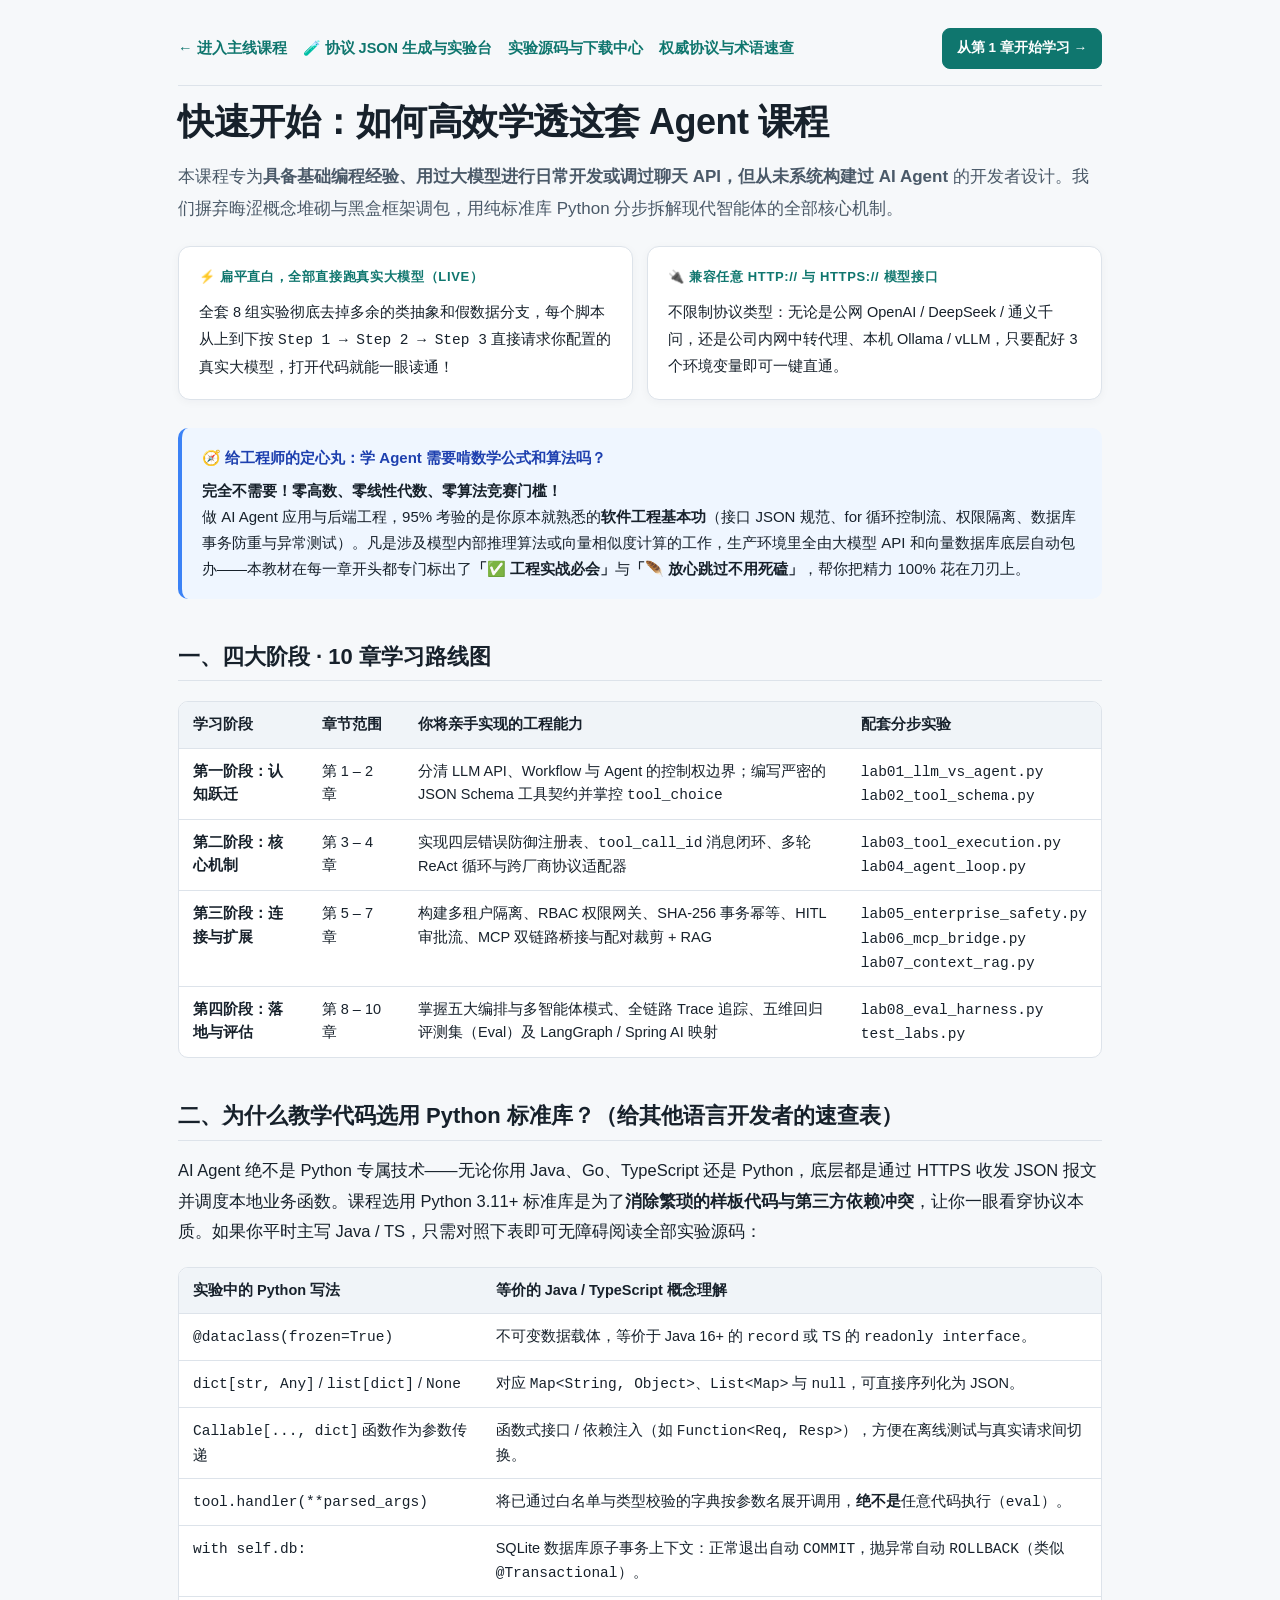
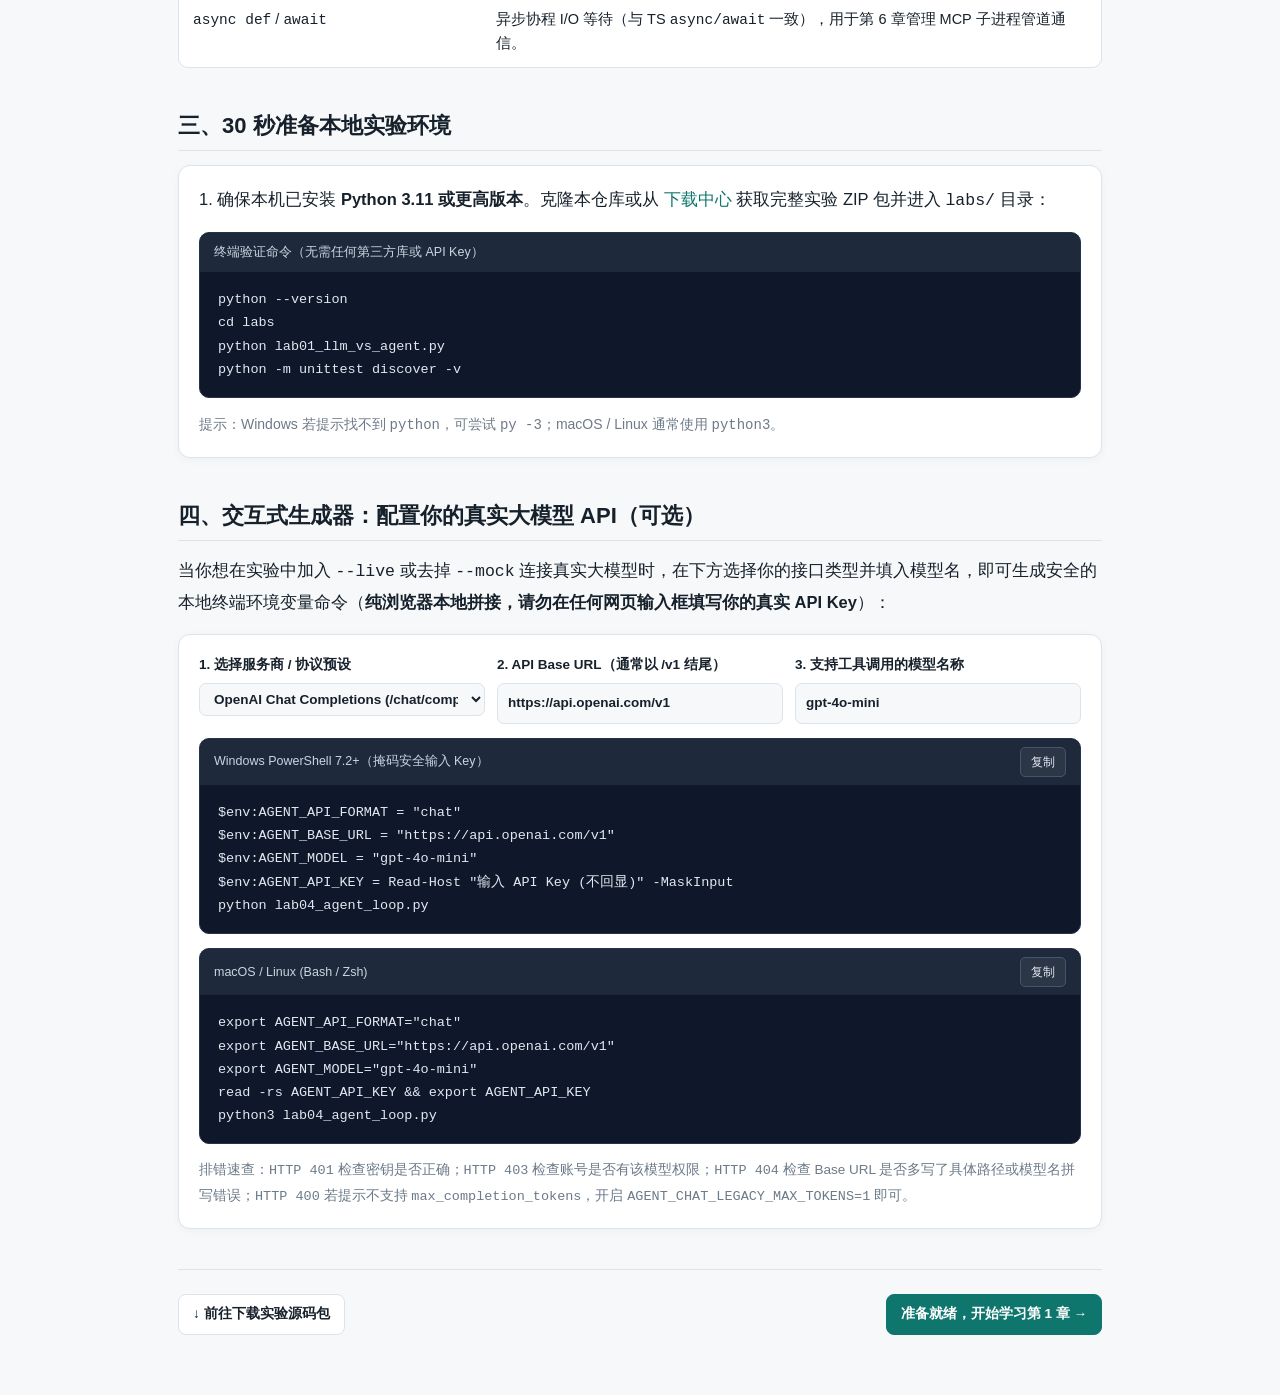
<file: docs/start.html>
<!doctype html>
<html lang="zh-CN">
<head>
  <meta charset="utf-8">
  <meta name="viewport" content="width=device-width, initial-scale=1">
  <title>快速开始与环境配置 · AI Agent 工程实验室</title>
  <link rel="stylesheet" href="styles.css">
</head>
<body>
  <div class="page-shell">
    <header class="top-links">
      <nav>
        <a href="index.html">← 进入主线课程</a>
        <a href="playground.html">🧪 协议 JSON 生成与实验台</a>
        <a href="downloads.html">实验源码与下载中心</a>
        <a href="reference.html">权威协议与术语速查</a>
      </nav>
      <a class="btn primary" href="index.html#chapter-1">从第 1 章开始学习 →</a>
    </header>

    <h1>快速开始：如何高效学透这套 Agent 课程</h1>
    <p class="lead">本课程专为<strong>具备基础编程经验、用过大模型进行日常开发或调过聊天 API，但从未系统构建过 AI Agent</strong> 的开发者设计。我们摒弃晦涩概念堆砌与黑盒框架调包，用纯标准库 Python 分步拆解现代智能体的全部核心机制。</p>

    <div class="bridge-grid">
      <div class="card">
        <div class="card-title">⚡ 扁平直白，全部直接跑真实大模型（Live）</div>
        <p style="margin:0;font-size:14.5px">全套 8 组实验彻底去掉多余的类抽象和假数据分支，每个脚本从上到下按 <code>Step 1 → Step 2 → Step 3</code> 直接请求你配置的真实大模型，打开代码就能一眼读通！</p>
      </div>
      <div class="card">
        <div class="card-title">🔌 兼容任意 http:// 与 https:// 模型接口</div>
        <p style="margin:0;font-size:14.5px">不限制协议类型：无论是公网 OpenAI / DeepSeek / 通义千问，还是公司内网中转代理、本机 Ollama / vLLM，只要配好 3 个环境变量即可一键直通。</p>
      </div>
    </div>

    <div class="callout tip" style="margin-bottom:24px">
      <div class="callout-title">🧭 给工程师的定心丸：学 Agent 需要啃数学公式和算法吗？</div>
      <p><strong>完全不需要！零高数、零线性代数、零算法竞赛门槛！</strong><br>
      做 AI Agent 应用与后端工程，95% 考验的是你原本就熟悉的<strong>软件工程基本功</strong>（接口 JSON 规范、for 循环控制流、权限隔离、数据库事务防重与异常测试）。凡是涉及模型内部推理算法或向量相似度计算的工作，生产环境里全由大模型 API 和向量数据库底层自动包办——本教材在每一章开头都专门标出了<strong>「✅ 工程实战必会」</strong>与<strong>「🪶 放心跳过不用死磕」</strong>，帮你把精力 100% 花在刀刃上。</p>
    </div>

    <h2>一、四大阶段 · 10 章学习路线图</h2>
    <div class="table-wrap">
      <table>
        <thead>
          <tr><th>学习阶段</th><th>章节范围</th><th>你将亲手实现的工程能力</th><th>配套分步实验</th></tr>
        </thead>
        <tbody>
          <tr>
            <td><strong>第一阶段：认知跃迁</strong></td>
            <td>第 1 – 2 章</td>
            <td>分清 LLM API、Workflow 与 Agent 的控制权边界；编写严密的 JSON Schema 工具契约并掌控 <code>tool_choice</code></td>
            <td><code>lab01_llm_vs_agent.py</code><br><code>lab02_tool_schema.py</code></td>
          </tr>
          <tr>
            <td><strong>第二阶段：核心机制</strong></td>
            <td>第 3 – 4 章</td>
            <td>实现四层错误防御注册表、<code>tool_call_id</code> 消息闭环、多轮 ReAct 循环与跨厂商协议适配器</td>
            <td><code>lab03_tool_execution.py</code><br><code>lab04_agent_loop.py</code></td>
          </tr>
          <tr>
            <td><strong>第三阶段：连接与扩展</strong></td>
            <td>第 5 – 7 章</td>
            <td>构建多租户隔离、RBAC 权限网关、SHA-256 事务幂等、HITL 审批流、MCP 双链路桥接与配对裁剪 + RAG</td>
            <td><code>lab05_enterprise_safety.py</code><br><code>lab06_mcp_bridge.py</code><br><code>lab07_context_rag.py</code></td>
          </tr>
          <tr>
            <td><strong>第四阶段：落地与评估</strong></td>
            <td>第 8 – 10 章</td>
            <td>掌握五大编排与多智能体模式、全链路 Trace 追踪、五维回归评测集（Eval）及 LangGraph / Spring AI 映射</td>
            <td><code>lab08_eval_harness.py</code><br><code>test_labs.py</code></td>
          </tr>
        </tbody>
      </table>
    </div>

    <h2>二、为什么教学代码选用 Python 标准库？（给其他语言开发者的速查表）</h2>
    <p>AI Agent 绝不是 Python 专属技术——无论你用 Java、Go、TypeScript 还是 Python，底层都是通过 HTTPS 收发 JSON 报文并调度本地业务函数。课程选用 Python 3.11+ 标准库是为了<strong>消除繁琐的样板代码与第三方依赖冲突</strong>，让你一眼看穿协议本质。如果你平时主写 Java / TS，只需对照下表即可无障碍阅读全部实验源码：</p>
    <div class="table-wrap">
      <table>
        <thead>
          <tr><th>实验中的 Python 写法</th><th>等价的 Java / TypeScript 概念理解</th></tr>
        </thead>
        <tbody>
          <tr><td><code>@dataclass(frozen=True)</code></td><td>不可变数据载体，等价于 Java 16+ 的 <code>record</code> 或 TS 的 <code>readonly interface</code>。</td></tr>
          <tr><td><code>dict[str, Any]</code> / <code>list[dict]</code> / <code>None</code></td><td>对应 <code>Map&lt;String, Object&gt;</code>、<code>List&lt;Map&gt;</code> 与 <code>null</code>，可直接序列化为 JSON。</td></tr>
          <tr><td><code>Callable[..., dict]</code> 函数作为参数传递</td><td>函数式接口 / 依赖注入（如 <code>Function&lt;Req, Resp&gt;</code>），方便在离线测试与真实请求间切换。</td></tr>
          <tr><td><code>tool.handler(**parsed_args)</code></td><td>将已通过白名单与类型校验的字典按参数名展开调用，<strong>绝不是</strong>任意代码执行（<code>eval</code>）。</td></tr>
          <tr><td><code>with self.db:</code></td><td>SQLite 数据库原子事务上下文：正常退出自动 <code>COMMIT</code>，抛异常自动 <code>ROLLBACK</code>（类似 <code>@Transactional</code>）。</td></tr>
          <tr><td><code>async def</code> / <code>await</code></td><td>异步协程 I/O 等待（与 TS <code>async/await</code> 一致），用于第 6 章管理 MCP 子进程管道通信。</td></tr>
        </tbody>
      </table>
    </div>

    <h2>三、30 秒准备本地实验环境</h2>
    <div class="card">
      <p>1. 确保本机已安装 <strong>Python 3.11 或更高版本</strong>。克隆本仓库或从 <a href="downloads.html">下载中心</a> 获取完整实验 ZIP 包并进入 <code>labs/</code> 目录：</p>
      <div class="codebox">
        <div class="codehead"><span>终端验证命令（无需任何第三方库或 API Key）</span></div>
        <pre>python --version
cd labs
python lab01_llm_vs_agent.py
python -m unittest discover -v</pre>
      </div>
      <p style="margin:0;font-size:14px;color:var(--muted)">提示：Windows 若提示找不到 <code>python</code>，可尝试 <code>py -3</code>；macOS / Linux 通常使用 <code>python3</code>。</p>
    </div>

    <h2>四、交互式生成器：配置你的真实大模型 API（可选）</h2>
    <p>当你想在实验中加入 <code>--live</code> 或去掉 <code>--mock</code> 连接真实大模型时，在下方选择你的接口类型并填入模型名，即可生成安全的本地终端环境变量命令（<strong>纯浏览器本地拼接，请勿在任何网页输入框填写你的真实 API Key</strong>）：</p>

    <div class="card">
      <div style="display:grid;grid-template-columns:repeat(auto-fit,minmax(210px,1fr));gap:12px;margin-bottom:14px">
        <label style="font-size:13.5px;font-weight:650">
          1. 选择服务商 / 协议预设
          <select id="presetSelect" style="width:100%;margin-top:5px;padding:7px 10px;border-radius:7px;border:1px solid var(--line);background:var(--bg);color:var(--ink)">
            <option value="openai_chat">OpenAI Chat Completions (/chat/completions)</option>
            <option value="openai_resp">OpenAI Responses API (/responses)</option>
            <option value="anthropic">Anthropic Claude Messages (/messages)</option>
            <option value="compat_legacy">兼容接口 (DeepSeek / 通义 / 本地 vLLM 等)</option>
          </select>
        </label>
        <label style="font-size:13.5px;font-weight:650">
          2. API Base URL（通常以 /v1 结尾）
          <input id="baseInput" type="text" value="https://api.openai.com/v1" style="width:100%;margin-top:5px;padding:7px 10px;border-radius:7px;border:1px solid var(--line);background:var(--bg);color:var(--ink)">
        </label>
        <label style="font-size:13.5px;font-weight:650">
          3. 支持工具调用的模型名称
          <input id="modelInput" type="text" value="gpt-4o-mini" style="width:100%;margin-top:5px;padding:7px 10px;border-radius:7px;border:1px solid var(--line);background:var(--bg);color:var(--ink)">
        </label>
      </div>

      <div class="codebox">
        <div class="codehead"><span>Windows PowerShell 7.2+（掩码安全输入 Key）</span><button id="copyPs">复制</button></div>
        <pre id="psOut"></pre>
      </div>
      <div class="codebox">
        <div class="codehead"><span>macOS / Linux (Bash / Zsh)</span><button id="copyBash">复制</button></div>
        <pre id="bashOut"></pre>
      </div>
      <p style="margin:8px 0 0;font-size:13.5px;color:var(--muted)">排错速查：<code>HTTP 401</code> 检查密钥是否正确；<code>HTTP 403</code> 检查账号是否有该模型权限；<code>HTTP 404</code> 检查 Base URL 是否多写了具体路径或模型名拼写错误；<code>HTTP 400</code> 若提示不支持 <code>max_completion_tokens</code>，开启 <code>AGENT_CHAT_LEGACY_MAX_TOKENS=1</code> 即可。</p>
    </div>

    <div class="pager">
      <a class="btn" href="downloads.html">↓ 前往下载实验源码包</a>
      <a class="btn primary" href="index.html#chapter-1">准备就绪，开始学习第 1 章 →</a>
    </div>
  </div>

  <script>
  (function() {
    const savedTheme = localStorage.getItem("agentlab-theme");
    if (savedTheme) document.documentElement.setAttribute("data-theme", savedTheme);

    const presets = {
      openai_chat: { fmt: "chat", base: "https://api.openai.com/v1", model: "gpt-4o-mini", legacy: false },
      openai_resp: { fmt: "responses", base: "https://api.openai.com/v1", model: "gpt-4o-mini", legacy: false },
      anthropic:   { fmt: "messages", base: "https://api.anthropic.com/v1", model: "claude-sonnet-4-20250514", legacy: false },
      compat_legacy: { fmt: "chat", base: "https://api.deepseek.com/v1", model: "deepseek-chat", legacy: true }
    };

    const presetEl = document.getElementById("presetSelect");
    const baseEl = document.getElementById("baseInput");
    const modelEl = document.getElementById("modelInput");
    const psOut = document.getElementById("psOut");
    const bashOut = document.getElementById("bashOut");

    function updateSnippets() {
      const p = presets[presetEl.value];
      const base = baseEl.value.trim() || p.base;
      const model = modelEl.value.trim() || p.model;
      const psLines = [
        `$env:AGENT_API_FORMAT = "${p.fmt}"`,
        `$env:AGENT_BASE_URL = "${base}"`,
        `$env:AGENT_MODEL = "${model}"`,
        ...(p.legacy ? [`$env:AGENT_CHAT_LEGACY_MAX_TOKENS = "1"`] : []),
        `$env:AGENT_API_KEY = Read-Host "输入 API Key (不回显)" -MaskInput`,
        `python lab04_agent_loop.py`
      ];
      const bashLines = [
        `export AGENT_API_FORMAT="${p.fmt}"`,
        `export AGENT_BASE_URL="${base}"`,
        `export AGENT_MODEL="${model}"`,
        ...(p.legacy ? [`export AGENT_CHAT_LEGACY_MAX_TOKENS="1"`] : []),
        `read -rs AGENT_API_KEY && export AGENT_API_KEY`,
        `python3 lab04_agent_loop.py`
      ];
      psOut.textContent = psLines.join("\n");
      bashOut.textContent = bashLines.join("\n");
    }

    presetEl.onchange = () => {
      const p = presets[presetEl.value];
      baseEl.value = p.base;
      modelEl.value = p.model;
      updateSnippets();
    };
    baseEl.oninput = updateSnippets;
    modelEl.oninput = updateSnippets;

    document.getElementById("copyPs").onclick = () => navigator.clipboard.writeText(psOut.textContent);
    document.getElementById("copyBash").onclick = () => navigator.clipboard.writeText(bashOut.textContent);
    updateSnippets();
  })();
  </script>
</body>
</html>
</file>
<file: docs/styles.css>
:root {
  color-scheme: light dark;
  --bg: #f6f8fa;
  --surface: #ffffff;
  --surface-alt: #f0f4f8;
  --ink: #17212b;
  --ink-secondary: #4a5968;
  --muted: #6c7a89;
  --line: #dde3ea;
  --accent: #0f766e;
  --accent-hover: #0d5f59;
  --accent-soft: #e6f5f3;
  --accent-border: #99ddd5;
  --amber-bg: #fffbeb;
  --amber-border: #f59e0b;
  --amber-ink: #92400e;
  --blue-bg: #eff6ff;
  --blue-border: #3b82f6;
  --blue-ink: #1e40af;
  --code-bg: #0f172a;
  --code-head: #1e293b;
  --code-ink: #e2e8f0;
  --kw: #7dd3fc;
  --str: #86efac;
  --com: #94a3b8;
  --num: #fca5a5;
  --fn: #fde047;
  --shadow: 0 2px 10px rgba(15, 23, 42, 0.04);
  --radius: 12px;
}

html[data-theme="dark"] {
  --bg: #0b111b;
  --surface: #131c2a;
  --surface-alt: #1a2638;
  --ink: #e6edf5;
  --ink-secondary: #b6c3d2;
  --muted: #8696a8;
  --line: #283649;
  --accent: #2dd4bf;
  --accent-hover: #5eead4;
  --accent-soft: #132f33;
  --accent-border: #1f5c59;
  --amber-bg: #292012;
  --amber-border: #d97706;
  --amber-ink: #fcd34d;
  --blue-bg: #142238;
  --blue-border: #60a5fa;
  --blue-ink: #bfdbfe;
  --shadow: 0 4px 16px rgba(0, 0, 0, 0.28);
}

@media (prefers-color-scheme: dark) {
  html:not([data-theme="light"]) {
    --bg: #0b111b;
    --surface: #131c2a;
    --surface-alt: #1a2638;
    --ink: #e6edf5;
    --ink-secondary: #b6c3d2;
    --muted: #8696a8;
    --line: #283649;
    --accent: #2dd4bf;
    --accent-hover: #5eead4;
    --accent-soft: #132f33;
    --accent-border: #1f5c59;
    --amber-bg: #292012;
    --amber-border: #d97706;
    --amber-ink: #fcd34d;
    --blue-bg: #142238;
    --blue-border: #60a5fa;
    --blue-ink: #bfdbfe;
    --shadow: 0 4px 16px rgba(0, 0, 0, 0.28);
  }
}

* {
  box-sizing: border-box;
}

body {
  margin: 0;
  background: var(--bg);
  color: var(--ink);
  font: 16.5px/1.85 -apple-system, BlinkMacSystemFont, "Segoe UI", "PingFang SC", "Hiragino Sans GB", "Microsoft YaHei", sans-serif;
  -webkit-font-smoothing: antialiased;
}

a {
  color: var(--accent);
  text-decoration: none;
}

a:hover {
  text-decoration: underline;
}

button, input, select, textarea {
  font: inherit;
}

button {
  cursor: pointer;
}

/* 主应用壳结构 */
.shell {
  display: grid;
  grid-template-columns: 312px minmax(0, 1fr);
  min-height: 100vh;
}

.sidebar {
  position: sticky;
  top: 0;
  height: 100vh;
  overflow-y: auto;
  padding: 22px 18px 32px;
  background: var(--surface);
  border-right: 1px solid var(--line);
}

.brand-row {
  display: flex;
  align-items: center;
  justify-content: space-between;
  gap: 8px;
}

.brand {
  font-size: 20px;
  font-weight: 800;
  letter-spacing: -0.4px;
  color: var(--ink);
}

.brand span {
  color: var(--accent);
}

.brand-sub {
  font-size: 13px;
  color: var(--muted);
  margin-top: 4px;
  line-height: 1.5;
}

.progress-wrap {
  margin: 14px 0 16px;
  padding: 12px;
  background: var(--surface-alt);
  border-radius: 10px;
  border: 1px solid var(--line);
}

.progress-meta {
  display: flex;
  justify-content: space-between;
  font-size: 12.5px;
  color: var(--ink-secondary);
  font-weight: 600;
}

.bar {
  height: 6px;
  background: var(--line);
  border-radius: 99px;
  overflow: hidden;
  margin-top: 8px;
}

.bar i {
  display: block;
  height: 100%;
  background: var(--accent);
  transition: width 0.25s ease;
}

.quick-nav {
  display: grid;
  grid-template-columns: 1fr 1fr;
  gap: 7px;
  margin-bottom: 18px;
}

.quick-nav a {
  display: flex;
  align-items: center;
  justify-content: center;
  padding: 7px 8px;
  font-size: 13px;
  font-weight: 650;
  border-radius: 8px;
  background: var(--accent-soft);
  color: var(--accent);
  border: 1px solid transparent;
  text-decoration: none;
  text-align: center;
}

.quick-nav a:hover {
  border-color: var(--accent-border);
}

.quick-nav a.wide {
  grid-column: 1 / -1;
}

.stage-group {
  margin: 16px 0 10px;
}

.stage-label {
  font-size: 11.5px;
  font-weight: 700;
  text-transform: uppercase;
  letter-spacing: 0.06em;
  color: var(--muted);
  padding: 4px 8px;
}

.chapter-btn {
  display: flex;
  align-items: flex-start;
  gap: 8px;
  width: 100%;
  border: 0;
  border-radius: 8px;
  background: transparent;
  color: var(--ink-secondary);
  text-align: left;
  padding: 8px 10px;
  font-size: 13.5px;
  line-height: 1.5;
  margin: 2px 0;
  transition: background 0.15s, color 0.15s;
}

.chapter-btn:hover {
  background: var(--surface-alt);
  color: var(--ink);
}

.chapter-btn.active {
  background: var(--accent-soft);
  color: var(--accent);
  font-weight: 700;
}

.chapter-status {
  flex-shrink: 0;
  font-size: 13px;
  margin-top: 1px;
}

/* 主阅读区 */
.main {
  max-width: 960px;
  width: 100%;
  margin: 0 auto;
  padding: 28px 48px 80px;
}

.topbar {
  display: flex;
  justify-content: space-between;
  align-items: center;
  gap: 12px;
  padding-bottom: 16px;
  border-bottom: 1px solid var(--line);
  margin-bottom: 26px;
  flex-wrap: wrap;
}

.topbar-left, .topbar-right {
  display: flex;
  align-items: center;
  gap: 10px;
  flex-wrap: wrap;
}

.badge {
  display: inline-flex;
  align-items: center;
  padding: 3px 10px;
  border-radius: 99px;
  font-size: 12.5px;
  font-weight: 650;
  background: var(--accent-soft);
  color: var(--accent);
}

.muted-meta {
  font-size: 13px;
  color: var(--muted);
}

.btn {
  display: inline-flex;
  align-items: center;
  justify-content: center;
  gap: 6px;
  border: 1px solid var(--line);
  background: var(--surface);
  color: var(--ink);
  border-radius: 8px;
  padding: 7px 14px;
  font-size: 13.5px;
  font-weight: 600;
  text-decoration: none;
  transition: border-color 0.15s, background 0.15s;
}

.btn:hover:not(:disabled) {
  border-color: var(--accent);
  text-decoration: none;
}

.btn.primary {
  background: var(--accent);
  border-color: var(--accent);
  color: #ffffff;
}

html[data-theme="dark"] .btn.primary {
  color: #071917;
}

@media (prefers-color-scheme: dark) {
  html:not([data-theme="light"]) .btn.primary {
    color: #071917;
  }
}

.btn:disabled {
  opacity: 0.42;
  cursor: default;
}

.mobile-only {
  display: none;
}

/* 章节标题与导读 */
h1 {
  font-size: clamp(26px, 3.4vw, 36px);
  line-height: 1.32;
  margin: 12px 0 16px;
  letter-spacing: -0.5px;
}

h2 {
  font-size: 22px;
  line-height: 1.45;
  margin: 42px 0 14px;
  padding-bottom: 8px;
  border-bottom: 1px solid var(--line);
}

h3 {
  font-size: 17.5px;
  line-height: 1.5;
  margin: 24px 0 10px;
}

p {
  margin: 0 0 16px;
  color: var(--ink);
}

.lead {
  font-size: 17px;
  line-height: 1.85;
  color: var(--ink-secondary);
  margin-bottom: 22px;
}

/* 学习目标与目录双栏卡 */
.meta-grid {
  display: grid;
  grid-template-columns: 1.25fr 1fr;
  gap: 16px;
  margin: 20px 0 24px;
}

.card {
  background: var(--surface);
  border: 1px solid var(--line);
  border-radius: var(--radius);
  padding: 18px 20px;
  box-shadow: var(--shadow);
}

.card-title {
  font-size: 13px;
  font-weight: 750;
  text-transform: uppercase;
  letter-spacing: 0.05em;
  color: var(--accent);
  margin-bottom: 10px;
}

.obj-list, .toc-list {
  margin: 0;
  padding-left: 18px;
  font-size: 14.5px;
  line-height: 1.65;
}

.obj-list li, .toc-list li {
  margin: 6px 0;
}

/* 从 LLM API 过渡对比卡 */
.bridge-grid {
  display: grid;
  grid-template-columns: 1fr 1fr;
  gap: 14px;
  margin: 20px 0 28px;
}

.bridge-box {
  padding: 16px 18px;
  border-radius: var(--radius);
  border: 1px solid var(--line);
  background: var(--surface);
  font-size: 14.5px;
  line-height: 1.7;
}

.bridge-box.now {
  background: var(--accent-soft);
  border-color: var(--accent-border);
}

.bridge-tag {
  display: inline-block;
  font-size: 12px;
  font-weight: 750;
  margin-bottom: 6px;
  color: var(--muted);
}

.bridge-box.now .bridge-tag {
  color: var(--accent);
}

/* 可视化时序流转图 */
.seq-card {
  background: var(--surface);
  border: 1px solid var(--line);
  border-radius: var(--radius);
  padding: 20px 22px;
  margin: 24px 0;
  box-shadow: var(--shadow);
}

.seq-steps {
  display: grid;
  gap: 10px;
  margin-top: 14px;
}

.seq-item {
  display: grid;
  grid-template-columns: 220px 150px minmax(0, 1fr);
  align-items: center;
  gap: 12px;
  padding: 11px 14px;
  border-radius: 9px;
  background: var(--surface-alt);
  border: 1px solid var(--line);
  font-size: 13.5px;
}

.seq-route {
  font-weight: 700;
  color: var(--ink);
  display: flex;
  align-items: center;
  gap: 6px;
  flex-wrap: wrap;
}

.seq-arrow {
  color: var(--accent);
  font-weight: 800;
}

.seq-badge {
  display: inline-block;
  padding: 3px 9px;
  border-radius: 6px;
  background: var(--accent-soft);
  color: var(--accent);
  font-weight: 700;
  font-size: 12.5px;
  text-align: center;
}

.seq-detail {
  color: var(--ink-secondary);
  line-height: 1.55;
}

/* Callout 专栏提示框 */
.callout {
  padding: 16px 20px;
  border-radius: 10px;
  margin: 20px 0;
  border-left: 4px solid var(--accent);
  background: var(--accent-soft);
}

.callout.warning {
  background: var(--amber-bg);
  border-left-color: var(--amber-border);
}

.callout.tip {
  background: var(--blue-bg);
  border-left-color: var(--blue-border);
}

.callout-title {
  font-weight: 750;
  font-size: 15px;
  margin-bottom: 6px;
  color: var(--accent);
}

.callout.warning .callout-title {
  color: var(--amber-ink);
}

.callout.tip .callout-title {
  color: var(--blue-ink);
}

.callout p {
  margin: 0;
  font-size: 15px;
  line-height: 1.75;
}

/* 对比表格 */
.table-wrap {
  overflow-x: auto;
  margin: 20px 0;
  border: 1px solid var(--line);
  border-radius: 10px;
  background: var(--surface);
}

table {
  width: 100%;
  border-collapse: collapse;
  font-size: 14.5px;
}

th, td {
  text-align: left;
  padding: 11px 14px;
  border-bottom: 1px solid var(--line);
  vertical-align: top;
  line-height: 1.6;
}

th {
  background: var(--surface-alt);
  font-weight: 700;
  color: var(--ink);
  white-space: nowrap;
}

tr:last-child td {
  border-bottom: 0;
}

/* 数学公式块 */
.math-block {
  margin: 18px 0;
  padding: 16px 20px;
  background: var(--surface-alt);
  border: 1px solid var(--line);
  border-radius: 10px;
  text-align: center;
  font-family: "Cambria Math", "Times New Roman", serif;
  font-size: 18px;
  overflow-x: auto;
}

/* 交互式分步演化器 Stepper */
.stepper {
  border: 1px solid var(--line);
  background: var(--surface);
  border-radius: var(--radius);
  overflow: hidden;
  margin: 24px 0;
  box-shadow: var(--shadow);
}

.stepper-head {
  padding: 16px 20px 0;
  background: var(--surface-alt);
  border-bottom: 1px solid var(--line);
}

.stepper-tabs {
  display: flex;
  gap: 6px;
  flex-wrap: wrap;
  margin-top: 12px;
}

.step-tab {
  border: 1px solid var(--line);
  border-bottom: 0;
  background: var(--bg);
  color: var(--ink-secondary);
  padding: 8px 14px;
  border-radius: 8px 8px 0 0;
  font-size: 13.5px;
  font-weight: 650;
}

.step-tab.active {
  background: var(--surface);
  color: var(--accent);
  border-color: var(--line);
  position: relative;
  top: 1px;
}

.stepper-body {
  padding: 18px 20px;
}

.takeaway {
  margin-top: 12px;
  padding: 11px 14px;
  border-radius: 8px;
  background: var(--accent-soft);
  font-size: 14px;
  color: var(--ink);
}

/* 代码高亮框 */
.codebox {
  margin: 14px 0;
  background: var(--code-bg);
  color: var(--code-ink);
  border-radius: 10px;
  overflow: hidden;
  border: 1px solid #263449;
}

.codehead {
  display: flex;
  align-items: center;
  justify-content: space-between;
  gap: 10px;
  background: var(--code-head);
  padding: 8px 14px;
  font-size: 12.5px;
  color: #cbd5e1;
}

.codehead button {
  font-size: 12px;
  color: #e2e8f0;
  background: rgba(255, 255, 255, 0.06);
  border: 1px solid #475569;
  border-radius: 5px;
  padding: 3px 10px;
}

.codehead button:hover {
  background: rgba(255, 255, 255, 0.14);
}

pre {
  margin: 0;
  padding: 16px 18px;
  overflow-x: auto;
  font: 13.5px/1.72 ui-monospace, SFMono-Regular, Menlo, Consolas, monospace;
  white-space: pre;
  tab-size: 4;
}

.tok-kw { color: var(--kw); font-weight: 600; }
.tok-str { color: var(--str); }
.tok-com { color: var(--com); font-style: italic; }
.tok-num { color: var(--num); }
.tok-fn { color: var(--fn); }

/* Python 跨语言语法胶囊 */
.tips-grid {
  display: grid;
  grid-template-columns: repeat(auto-fit, minmax(260px, 1fr));
  gap: 12px;
  margin: 14px 0 20px;
}

.tip-pill {
  background: var(--surface-alt);
  border: 1px solid var(--line);
  border-radius: 9px;
  padding: 12px 14px;
  font-size: 13.5px;
  line-height: 1.6;
}

.tip-pill code {
  display: inline-block;
  background: var(--code-bg);
  color: var(--kw);
  padding: 2px 7px;
  border-radius: 5px;
  font-size: 12.5px;
  margin-bottom: 5px;
}

/* 随堂自检 Quiz */
.quiz-opt {
  display: block;
  width: 100%;
  text-align: left;
  padding: 11px 14px;
  margin: 8px 0;
  border-radius: 8px;
  border: 1px solid var(--line);
  background: var(--surface-alt);
  color: var(--ink);
  font-size: 14.5px;
  line-height: 1.55;
  transition: border-color 0.15s;
}

.quiz-opt:hover {
  border-color: var(--accent);
}

.quiz-opt.correct {
  background: var(--accent-soft);
  border-color: var(--accent);
  font-weight: 650;
}

.quiz-opt.wrong {
  background: var(--amber-bg);
  border-color: var(--amber-border);
}

/* 笔记与底部翻页 */
.notes {
  width: 100%;
  min-height: 108px;
  border: 1px solid var(--line);
  background: var(--surface);
  color: var(--ink);
  border-radius: 10px;
  padding: 12px 14px;
  resize: vertical;
}

.pager {
  display: flex;
  justify-content: space-between;
  align-items: center;
  gap: 12px;
  flex-wrap: wrap;
  margin-top: 40px;
  padding-top: 24px;
  border-top: 1px solid var(--line);
}

.page-shell {
  max-width: 980px;
  margin: 0 auto;
  padding: 28px 28px 80px;
}

.top-links {
  display: flex;
  align-items: center;
  justify-content: space-between;
  gap: 14px;
  flex-wrap: wrap;
  padding-bottom: 16px;
  border-bottom: 1px solid var(--line);
}

.top-links nav {
  display: flex;
  gap: 16px;
  flex-wrap: wrap;
  font-size: 14.5px;
  font-weight: 600;
}

details.fold {
  border: 1px solid var(--line);
  background: var(--surface);
  border-radius: 10px;
  padding: 14px 18px;
  margin: 14px 0;
}

details.fold summary {
  cursor: pointer;
  font-weight: 700;
  color: var(--accent);
}

@media (max-width: 860px) {
  .shell {
    display: block;
  }
  .sidebar {
    position: fixed;
    z-index: 30;
    inset: 0 auto 0 0;
    width: min(310px, 88vw);
    transform: translateX(-100%);
    transition: transform 0.22s ease;
    box-shadow: 0 0 32px rgba(0, 0, 0, 0.3);
  }
  .sidebar.open {
    transform: none;
  }
  .mobile-only {
    display: inline-flex;
  }
  .main {
    padding: 20px 18px 56px;
  }
  .meta-grid, .bridge-grid {
    grid-template-columns: 1fr;
  }
  .seq-item {
    grid-template-columns: 1fr;
    gap: 6px;
  }
}

/* 真实翻车现场趣味卡 & 网页交互式 Agent 循环沙盒 */
.war-story {
  padding: 16px 20px;
  border-radius: 11px;
  margin: 20px 0 26px;
  background: var(--amber-bg);
  border: 1px dashed var(--amber-border);
}
.war-story-title {
  font-weight: 800;
  font-size: 15px;
  color: var(--amber-ink);
  margin-bottom: 6px;
}
.war-story p {
  margin: 0;
  font-size: 14.5px;
  line-height: 1.75;
}

.sandbox {
  border: 2px solid var(--accent-border);
  background: var(--surface);
  border-radius: var(--radius);
  padding: 20px 22px;
  margin: 26px 0;
  box-shadow: var(--shadow);
}
.sandbox-bar {
  display: flex;
  justify-content: space-between;
  align-items: center;
  gap: 10px;
  flex-wrap: wrap;
  margin: 12px 0 16px;
}
.actors {
  display: grid;
  grid-template-columns: repeat(4, 1fr);
  gap: 8px;
  margin-bottom: 14px;
}
.actor {
  padding: 9px 10px;
  border-radius: 8px;
  border: 1px solid var(--line);
  background: var(--surface-alt);
  text-align: center;
  font-size: 13px;
  font-weight: 650;
  color: var(--muted);
  transition: all 0.2s ease;
}
.actor.lit {
  background: var(--accent);
  border-color: var(--accent);
  color: #ffffff;
  transform: translateY(-2px);
}
html[data-theme="dark"] .actor.lit { color: #071917; }
@media (prefers-color-scheme: dark) {
  html:not([data-theme="light"]) .actor.lit { color: #071917; }
}
.msg-stack {
  display: grid;
  gap: 8px;
  max-height: 360px;
  overflow-y: auto;
  padding: 12px;
  border-radius: 9px;
  background: var(--code-bg);
  border: 1px solid #263449;
}
.msg-bubble {
  padding: 9px 12px;
  border-radius: 7px;
  background: #172336;
  color: #e2e8f0;
  font: 12.5px/1.6 ui-monospace, SFMono-Regular, Consolas, monospace;
  border-left: 3px solid #64748b;
}
.msg-bubble.role-user { border-left-color: #38bdf8; }
.msg-bubble.role-assistant { border-left-color: #fbbf24; }
.msg-bubble.role-tool { border-left-color: #34d399; }
.msg-bubble.role-guard { border-left-color: #f87171; background: #2a1820; }
@media (max-width: 680px) {
  .actors { grid-template-columns: repeat(2, 1fr); }
}

/* 硬核专业术语与方法显微镜卡片 */
.microscope-list {
  display: grid;
  gap: 20px;
  margin: 18px 0 28px;
}
.micro-card {
  border: 1px solid var(--line);
  background: var(--surface);
  border-radius: var(--radius);
  overflow: hidden;
  box-shadow: var(--shadow);
}
.micro-head {
  padding: 13px 20px;
  background: var(--surface-alt);
  border-bottom: 1px solid var(--line);
  font-weight: 800;
  font-size: 16.5px;
  color: var(--ink);
  display: flex;
  align-items: center;
  gap: 8px;
}
.micro-body {
  padding: 18px 20px;
}
.micro-step {
  margin-bottom: 14px;
}
.micro-step-label {
  display: inline-block;
  font-size: 12.5px;
  font-weight: 750;
  padding: 2px 9px;
  border-radius: 6px;
  background: var(--blue-bg);
  color: var(--blue-ink);
  margin-bottom: 6px;
}
.micro-effect {
  margin-top: 14px;
  padding: 13px 16px;
  border-radius: 9px;
  background: var(--accent-soft);
  border-left: 4px solid var(--accent);
  font-size: 14.5px;
  line-height: 1.72;
}
</file>
